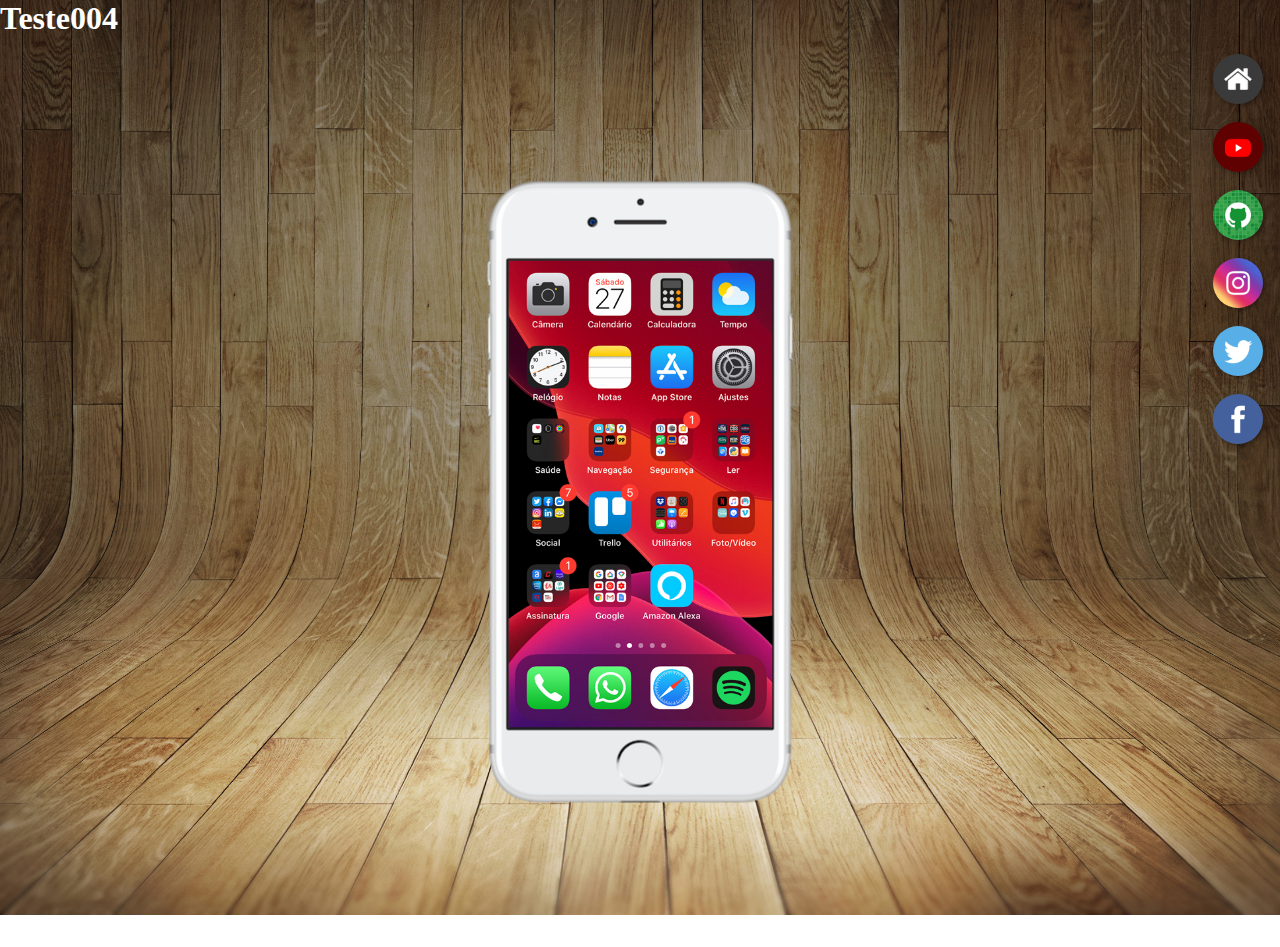
<file: index.html>
<!DOCTYPE html>
<html lang="pt-br">
<head>
    <meta charset="UTF-8">
    <meta name="viewport" content="width=device-width, initial-scale=1.0">
    <link rel="shortcut icon" href="favicon.ico" type="image/x-icon">
    <link rel="stylesheet" href="estilos/style.css">
    <title>Projeto Redes Sociais</title>
</head>
<body>
    <h1>Teste004</h1>
    <main>
        <section id="telefone">
            <iframe src="home.html" frameborder="0" name="tela" id="tela">
                Seu navegador não é compatível com isso.
            </iframe>
        </section>
        <section id="redesocial">
            <a href="home.html" target="tela"><img src="imagens/logo-home.jpg" alt=""></a><br>
            <a href="youtube.html" target="tela"><img src="imagens/logo-youtube.jpg" alt=""></a><br>
            <a href="github.html" target="tela"><img src="imagens/logo-github.jpg" alt=""></a><br>
            <a href="instragam.html" target="tela"><img src="imagens/logo-instagram.jpg" alt=""></a><br>
            <a href="x.html" target="tela"><img src="imagens/logo-twitter.jpg" alt=""></a><br>
            <a href="facebook.html" target="tela"><img src="imagens/logo-facebook.jpg" alt=""></a>
        </section>
    </main>
</body>
</html>
</file>
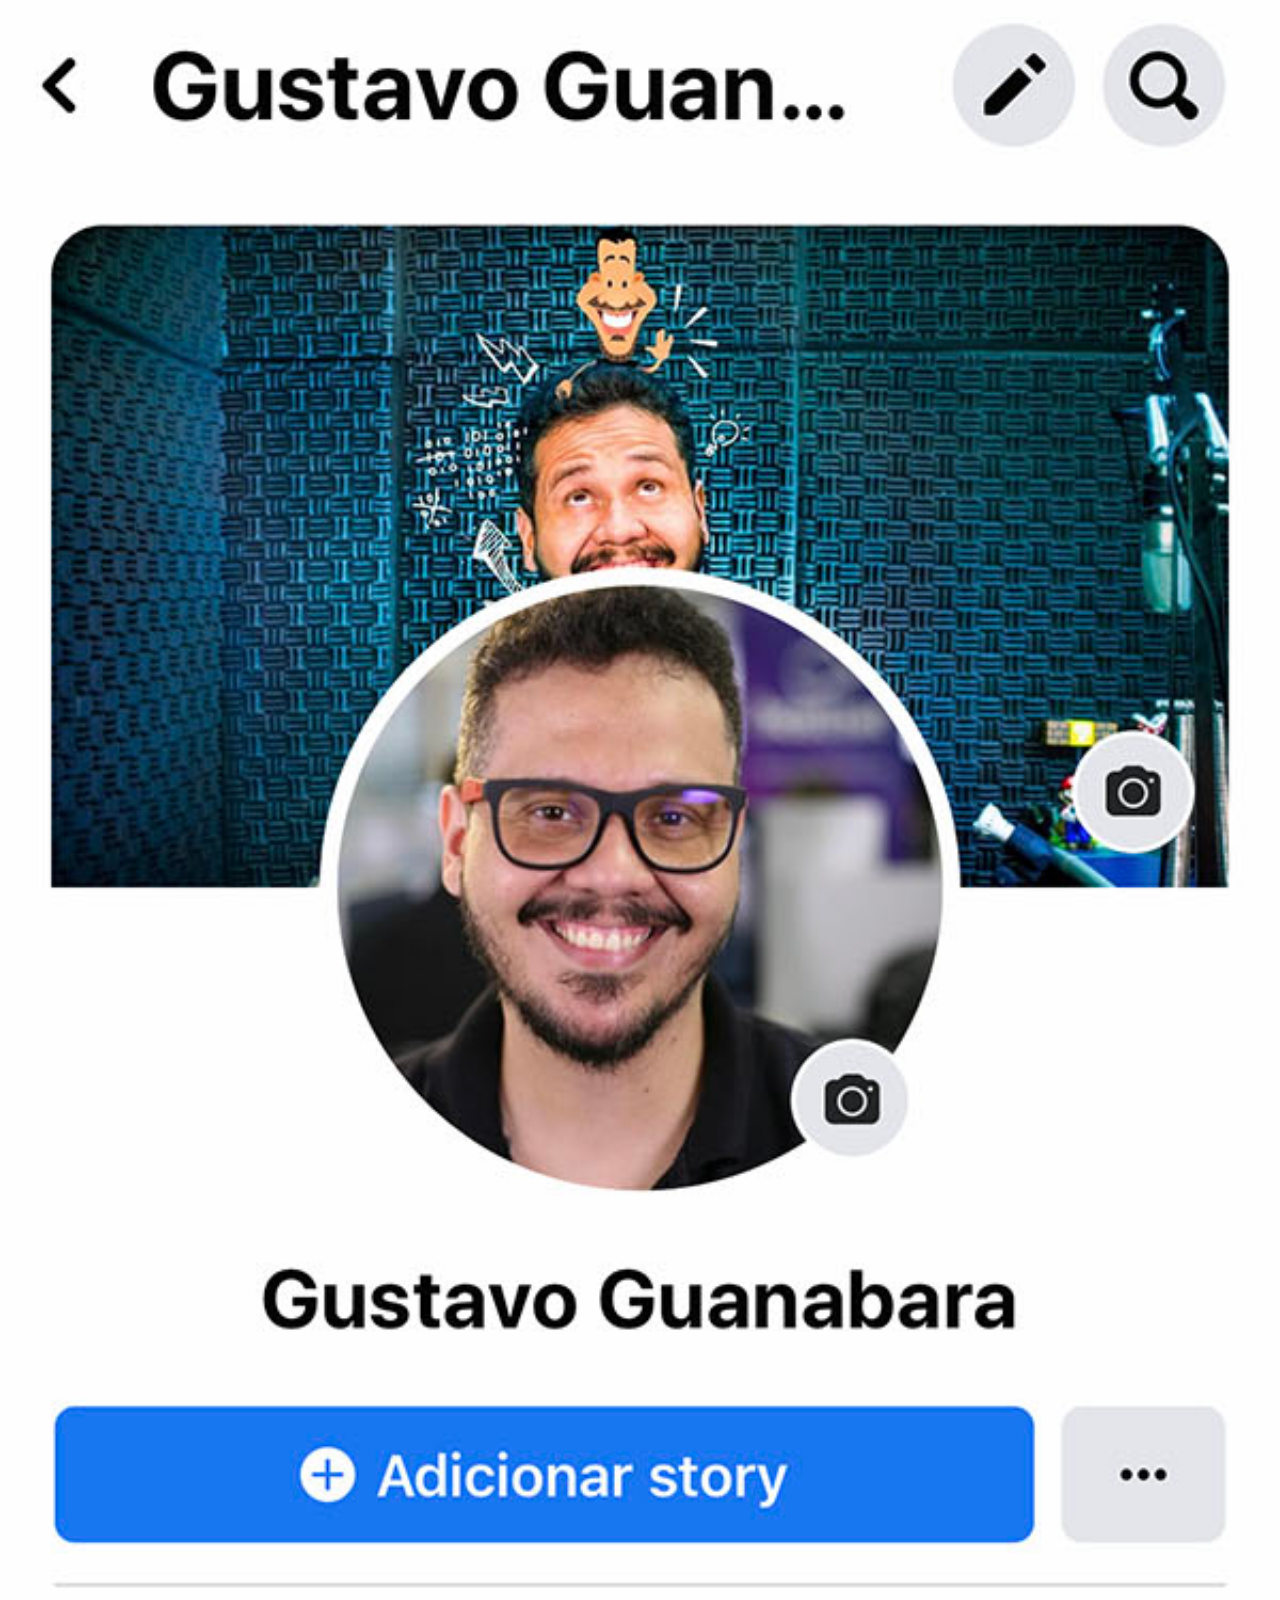
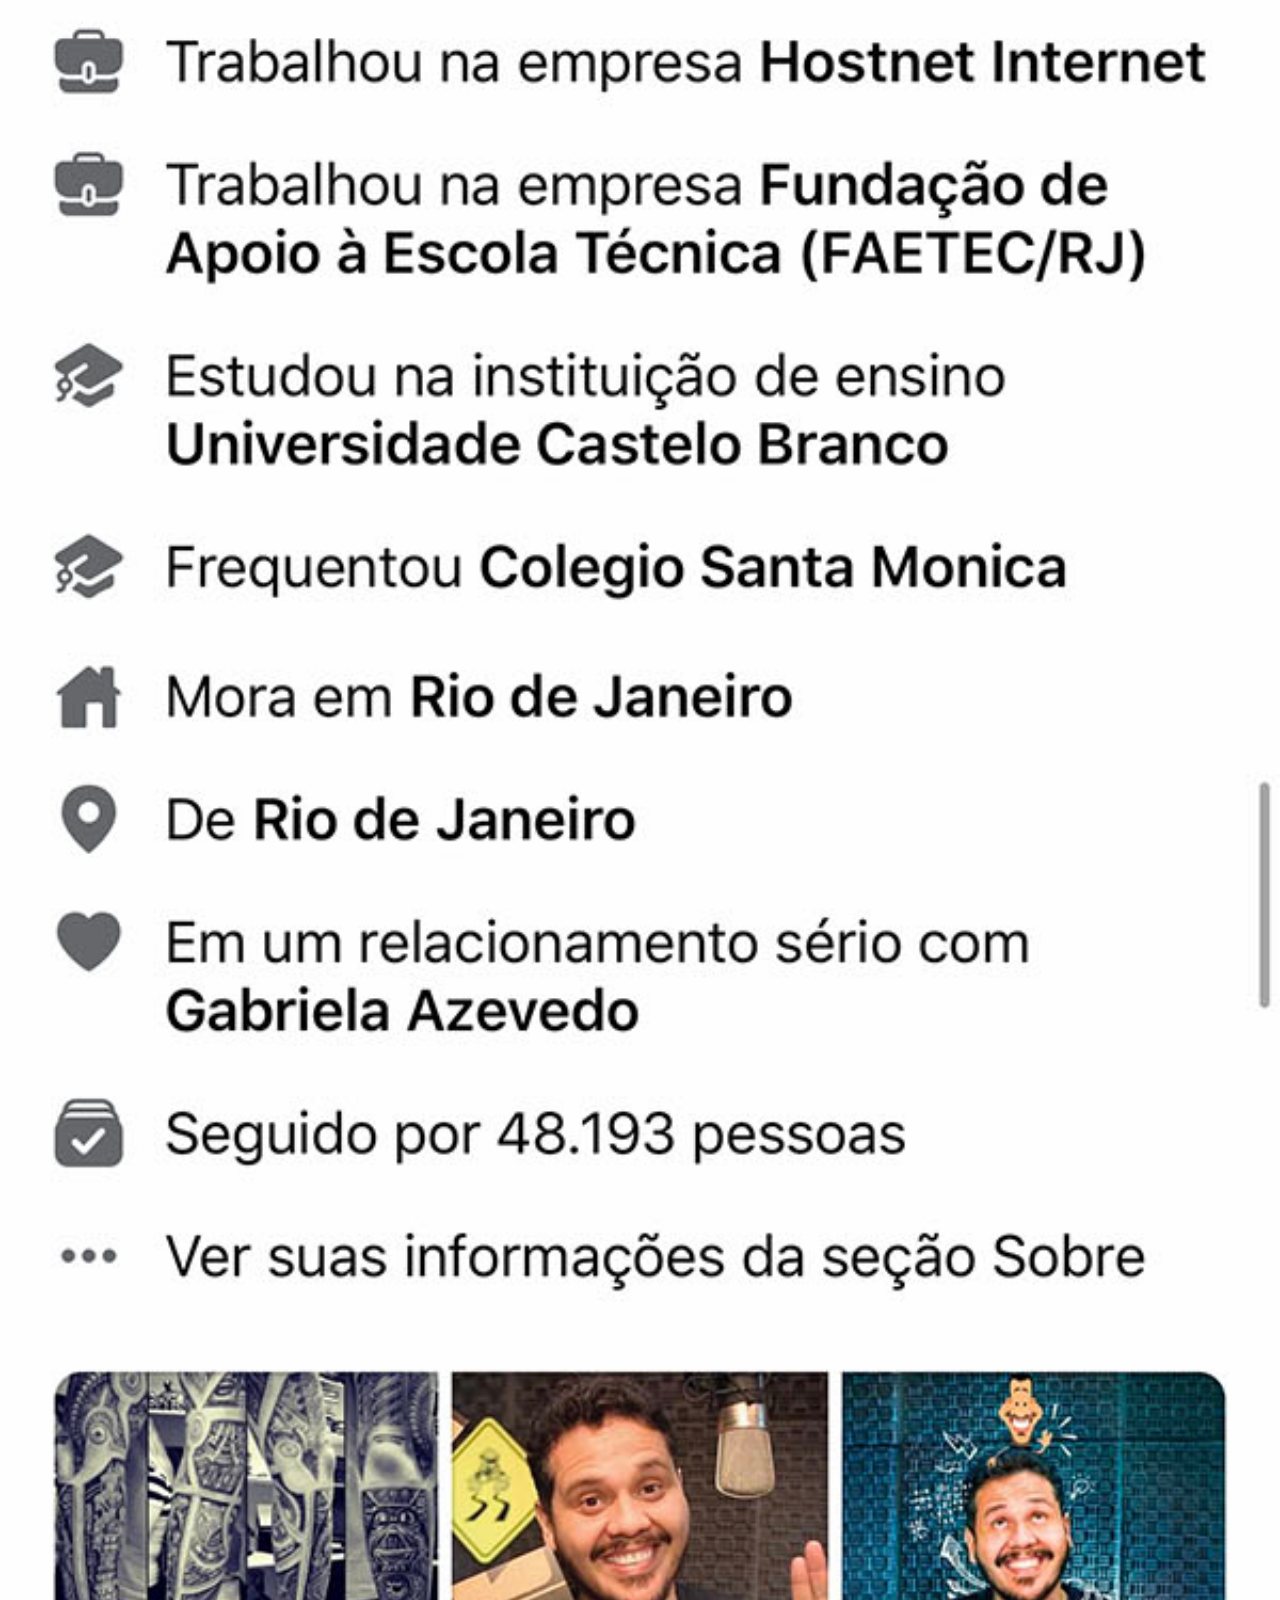
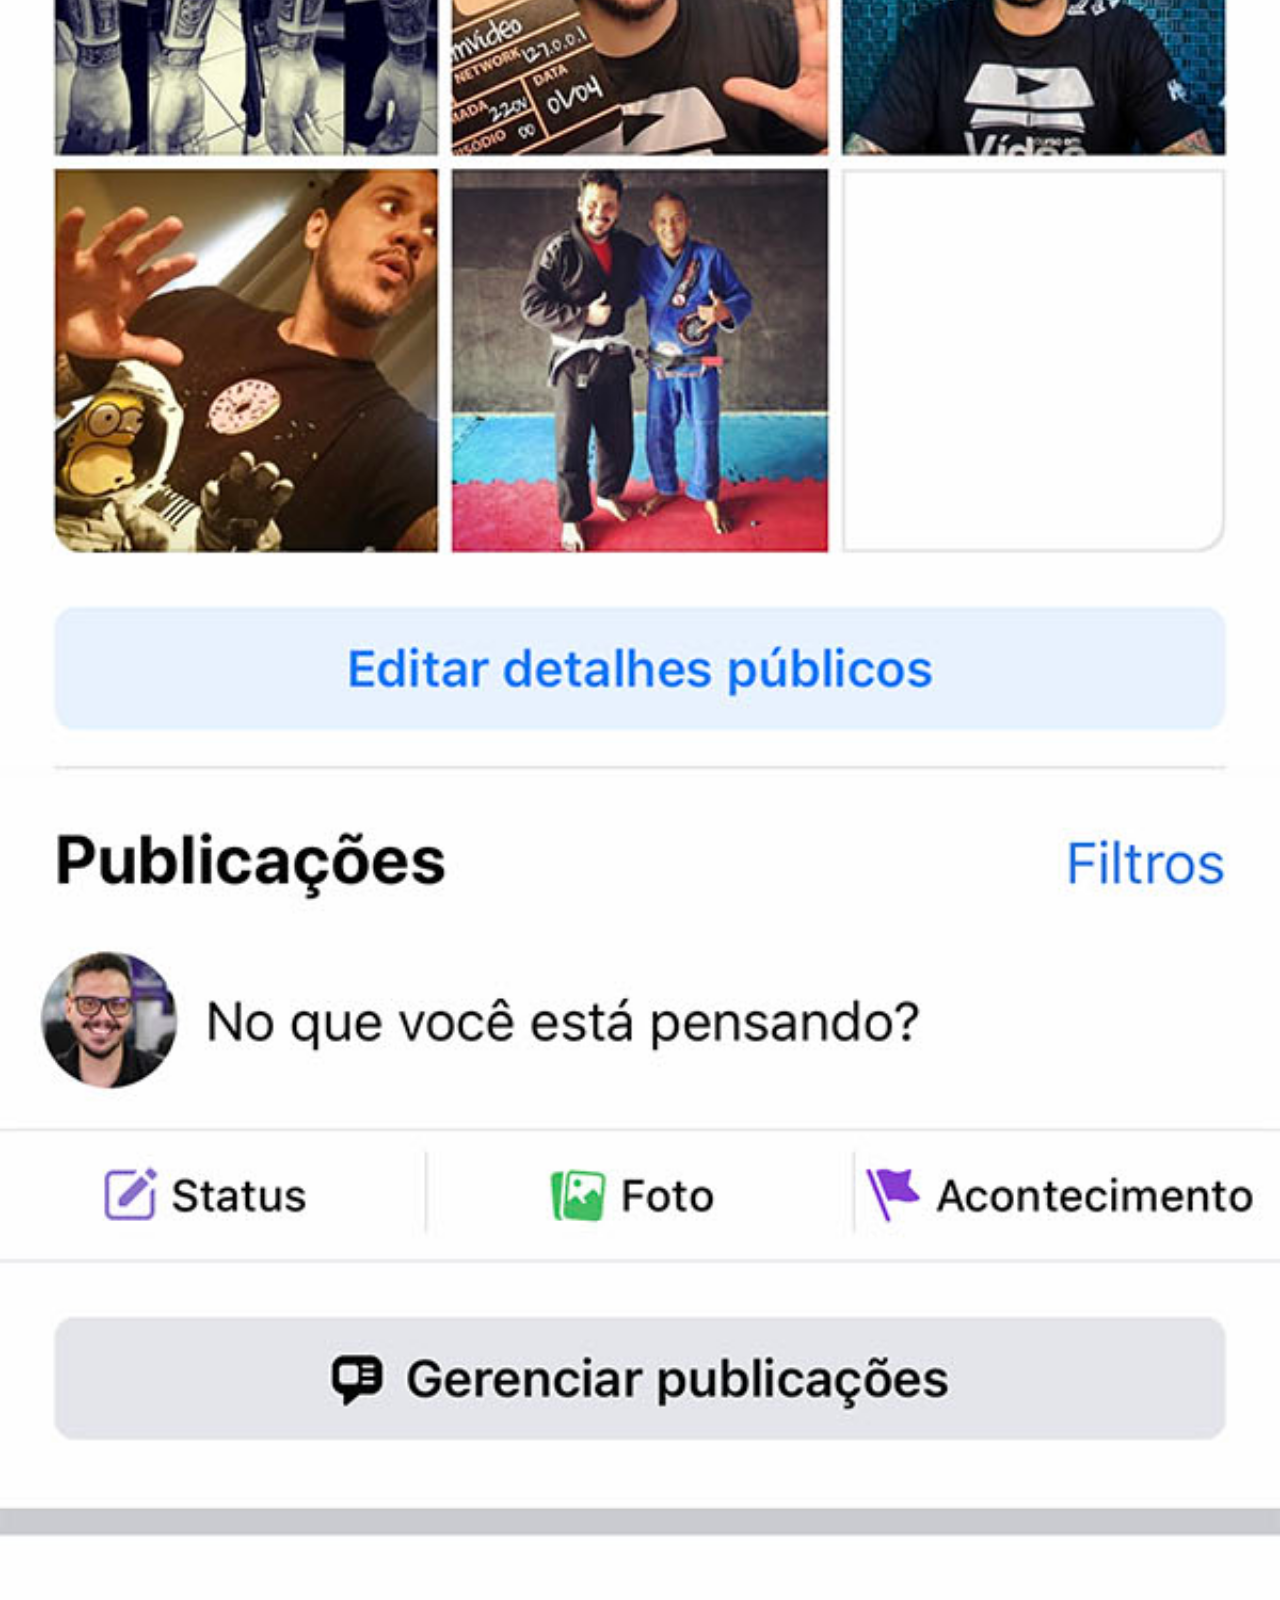
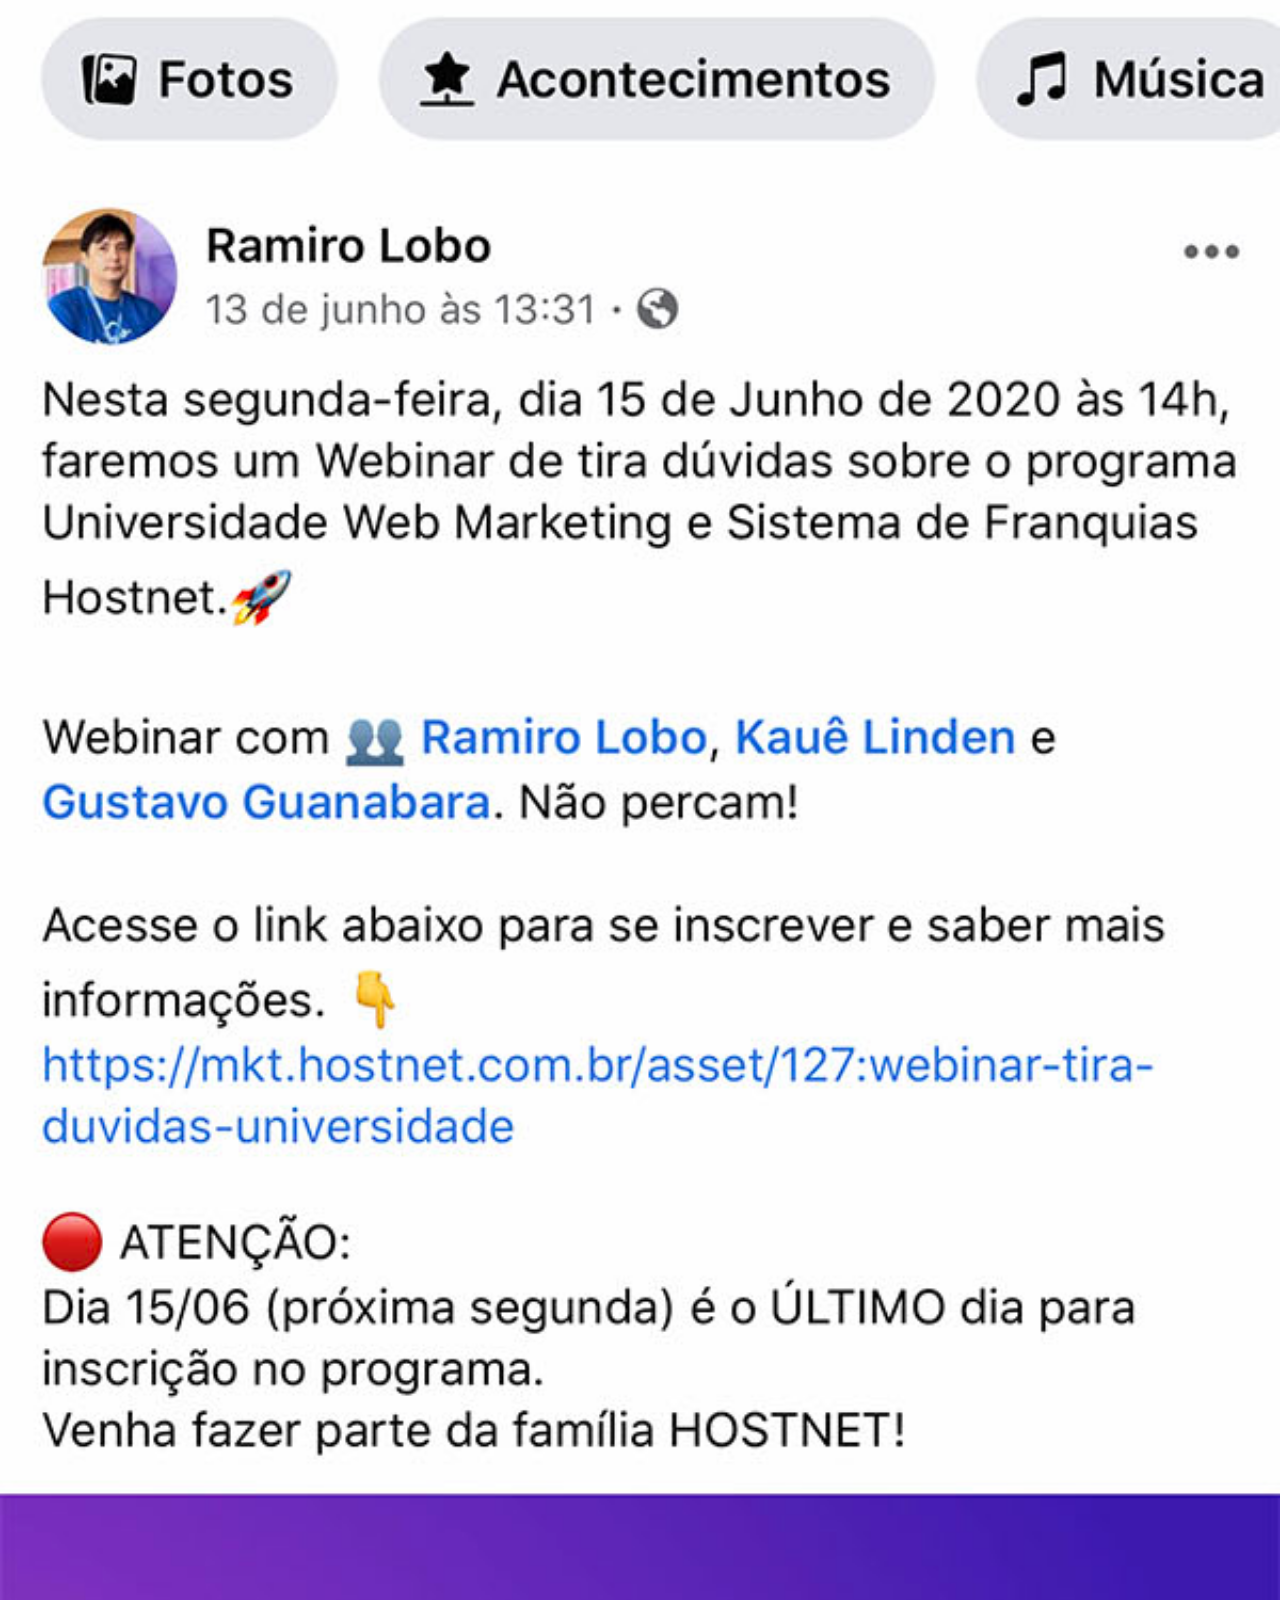
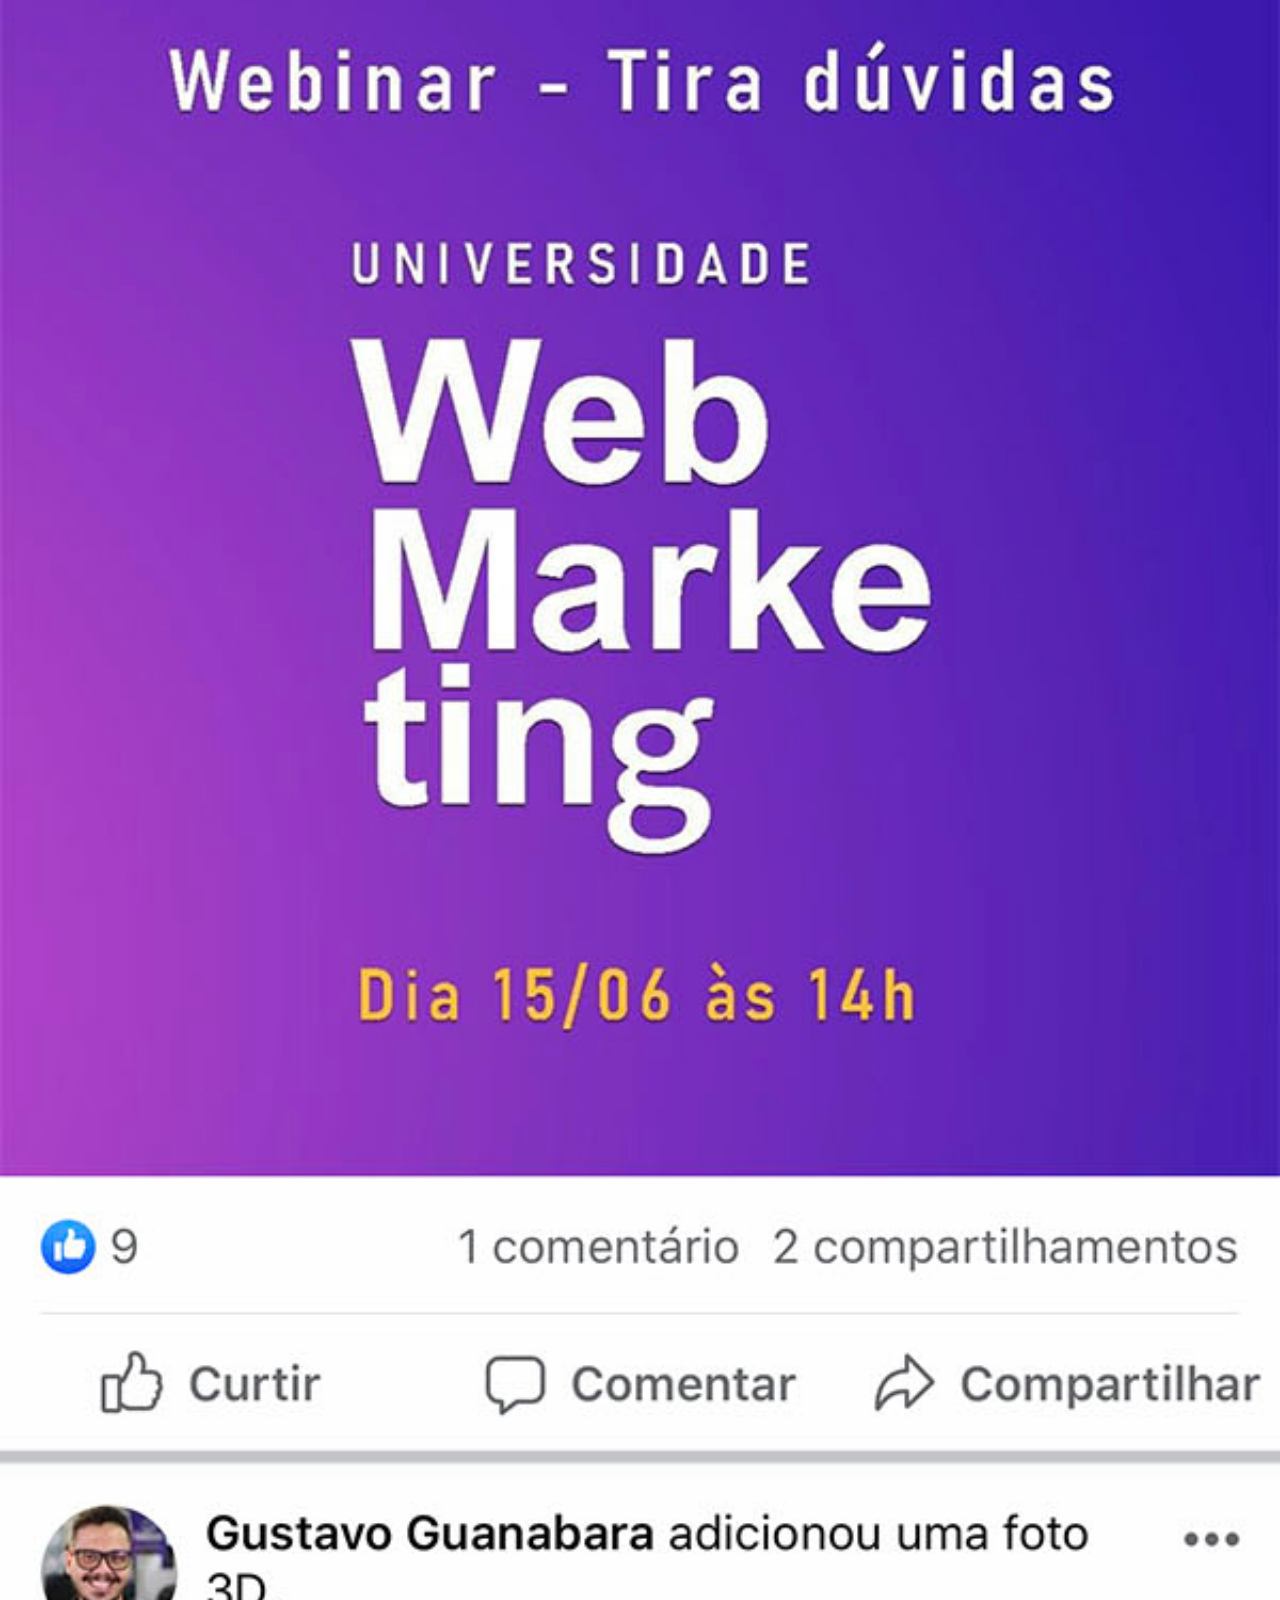
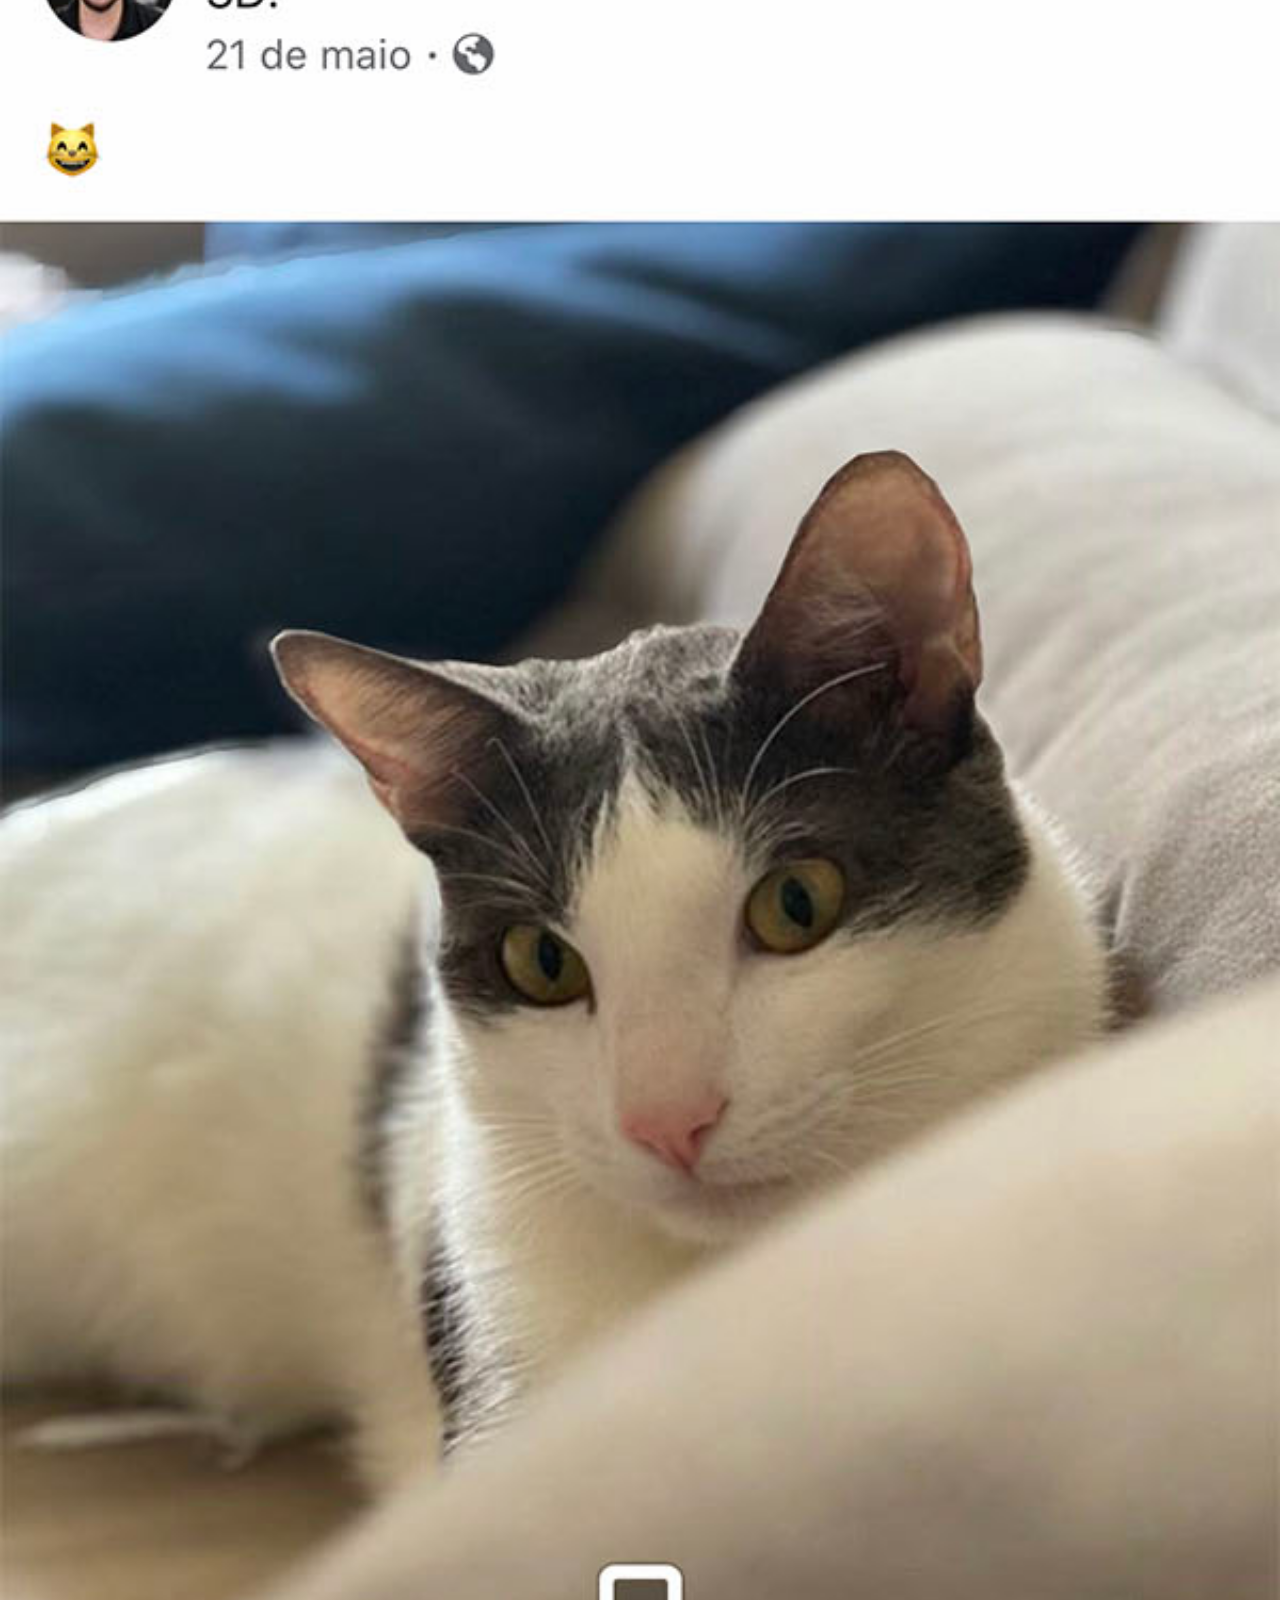
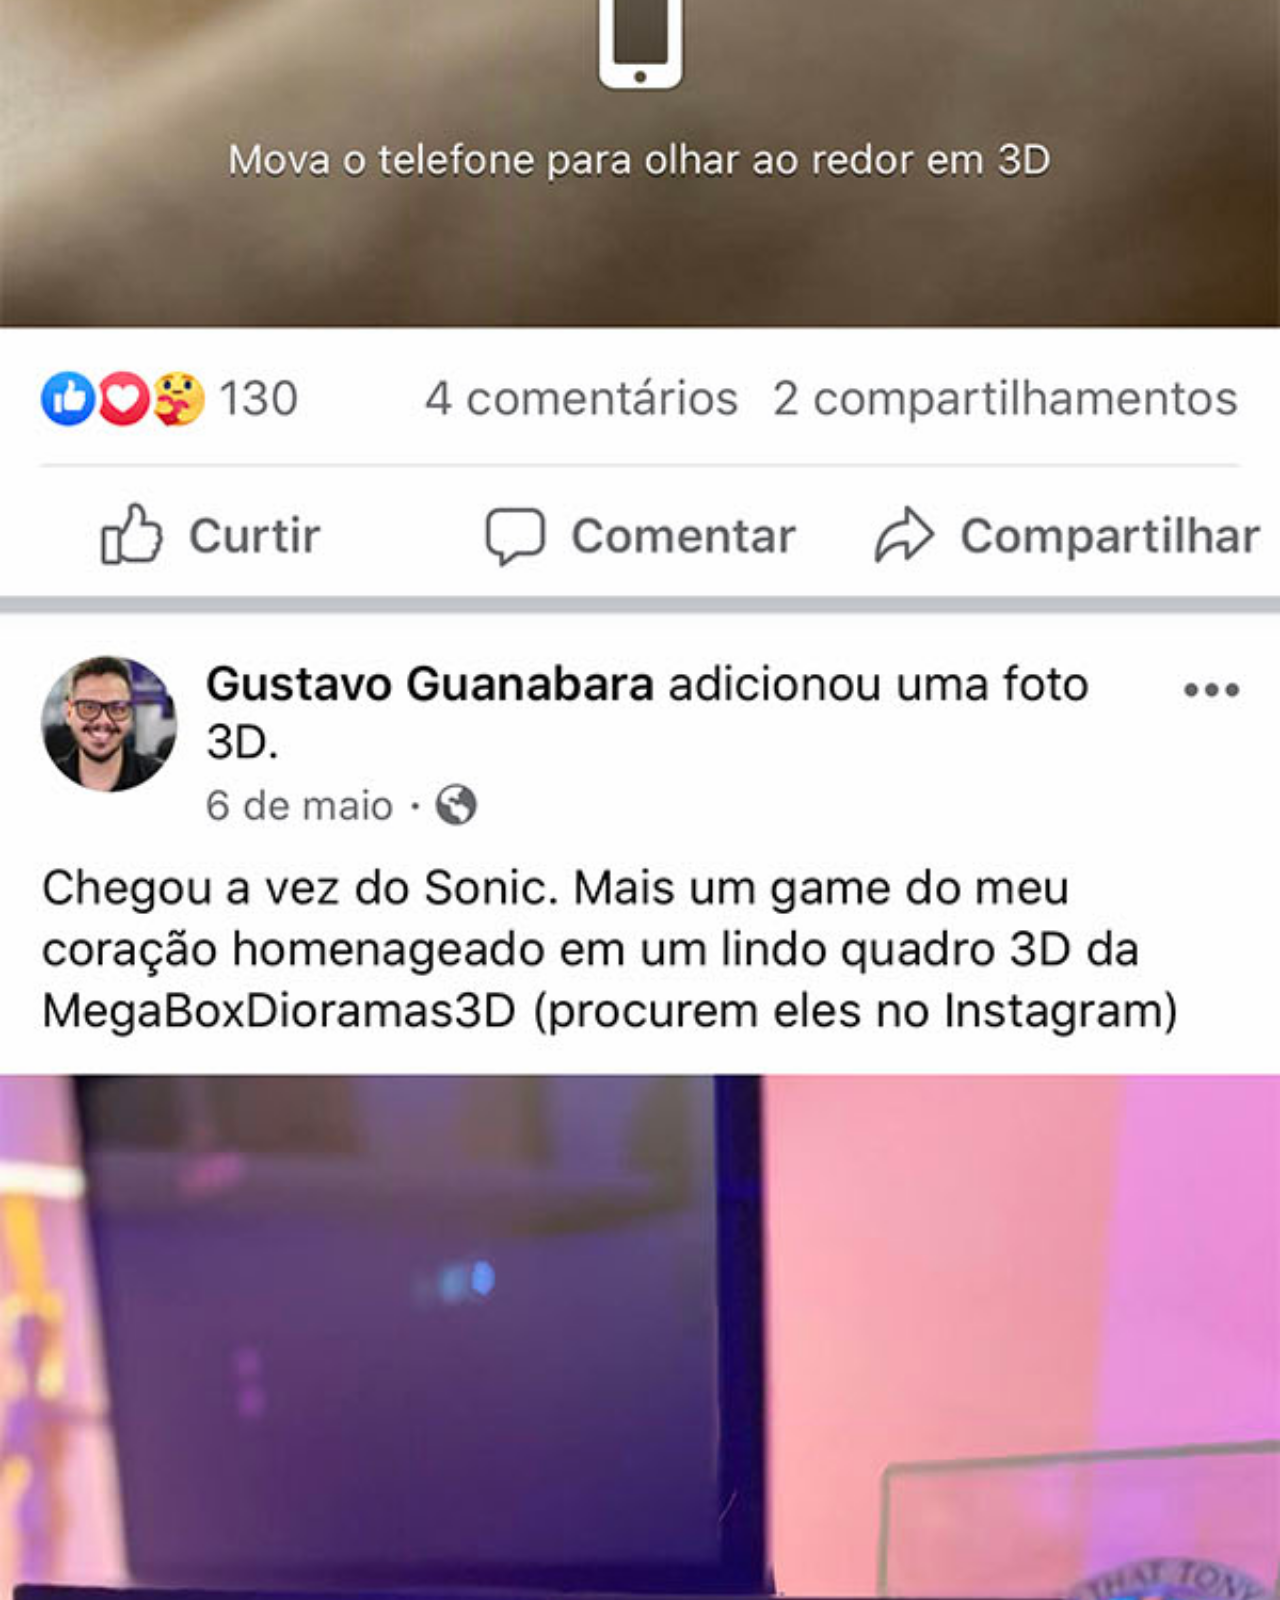
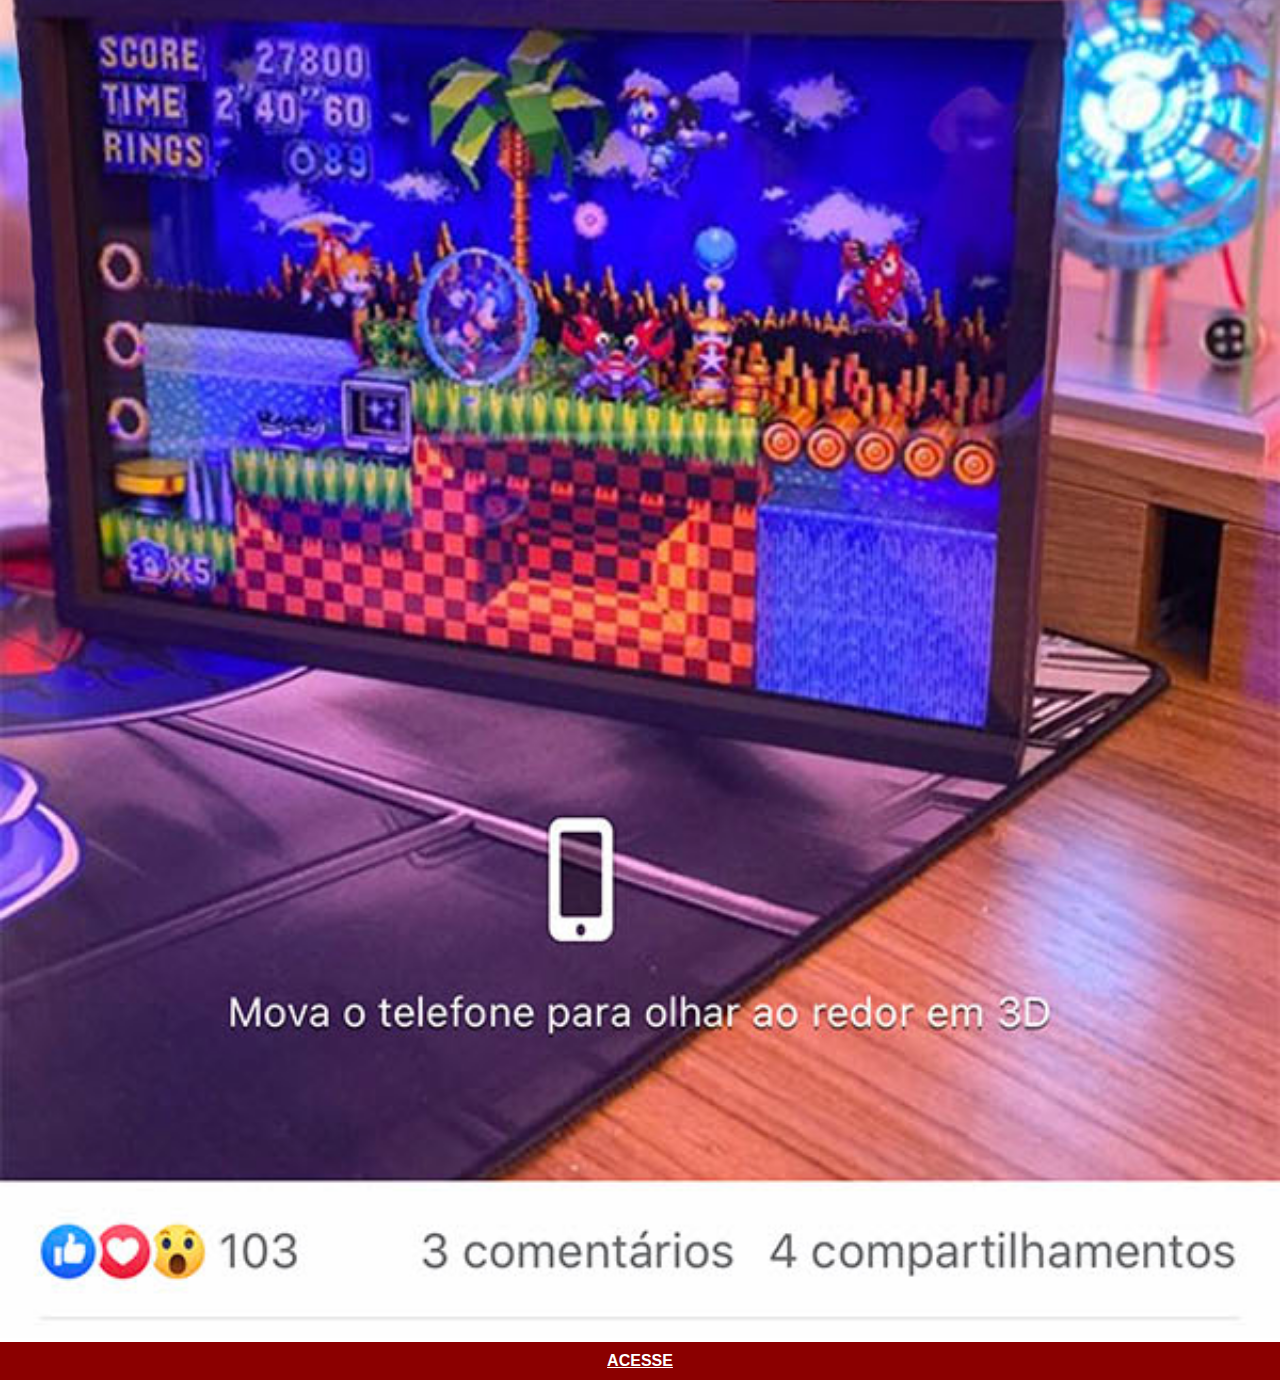
<file: facebook.html>
<!DOCTYPE html>
<html lang="pt-br">
<head>
    <meta charset="UTF-8">
    <meta name="viewport" content="width=device-width, initial-scale=1.0">
    <link rel="stylesheet" href="estilos/social.css">
    <title>Facebook</title>
</head>
<body>
    <img src="imagens/tela-facebook.jpg" alt="Facebook">
    <a href="https://www.facebook.com/gustavoguanabara/" target="_blank">ACESSE</a>
</body>
</html>
</file>
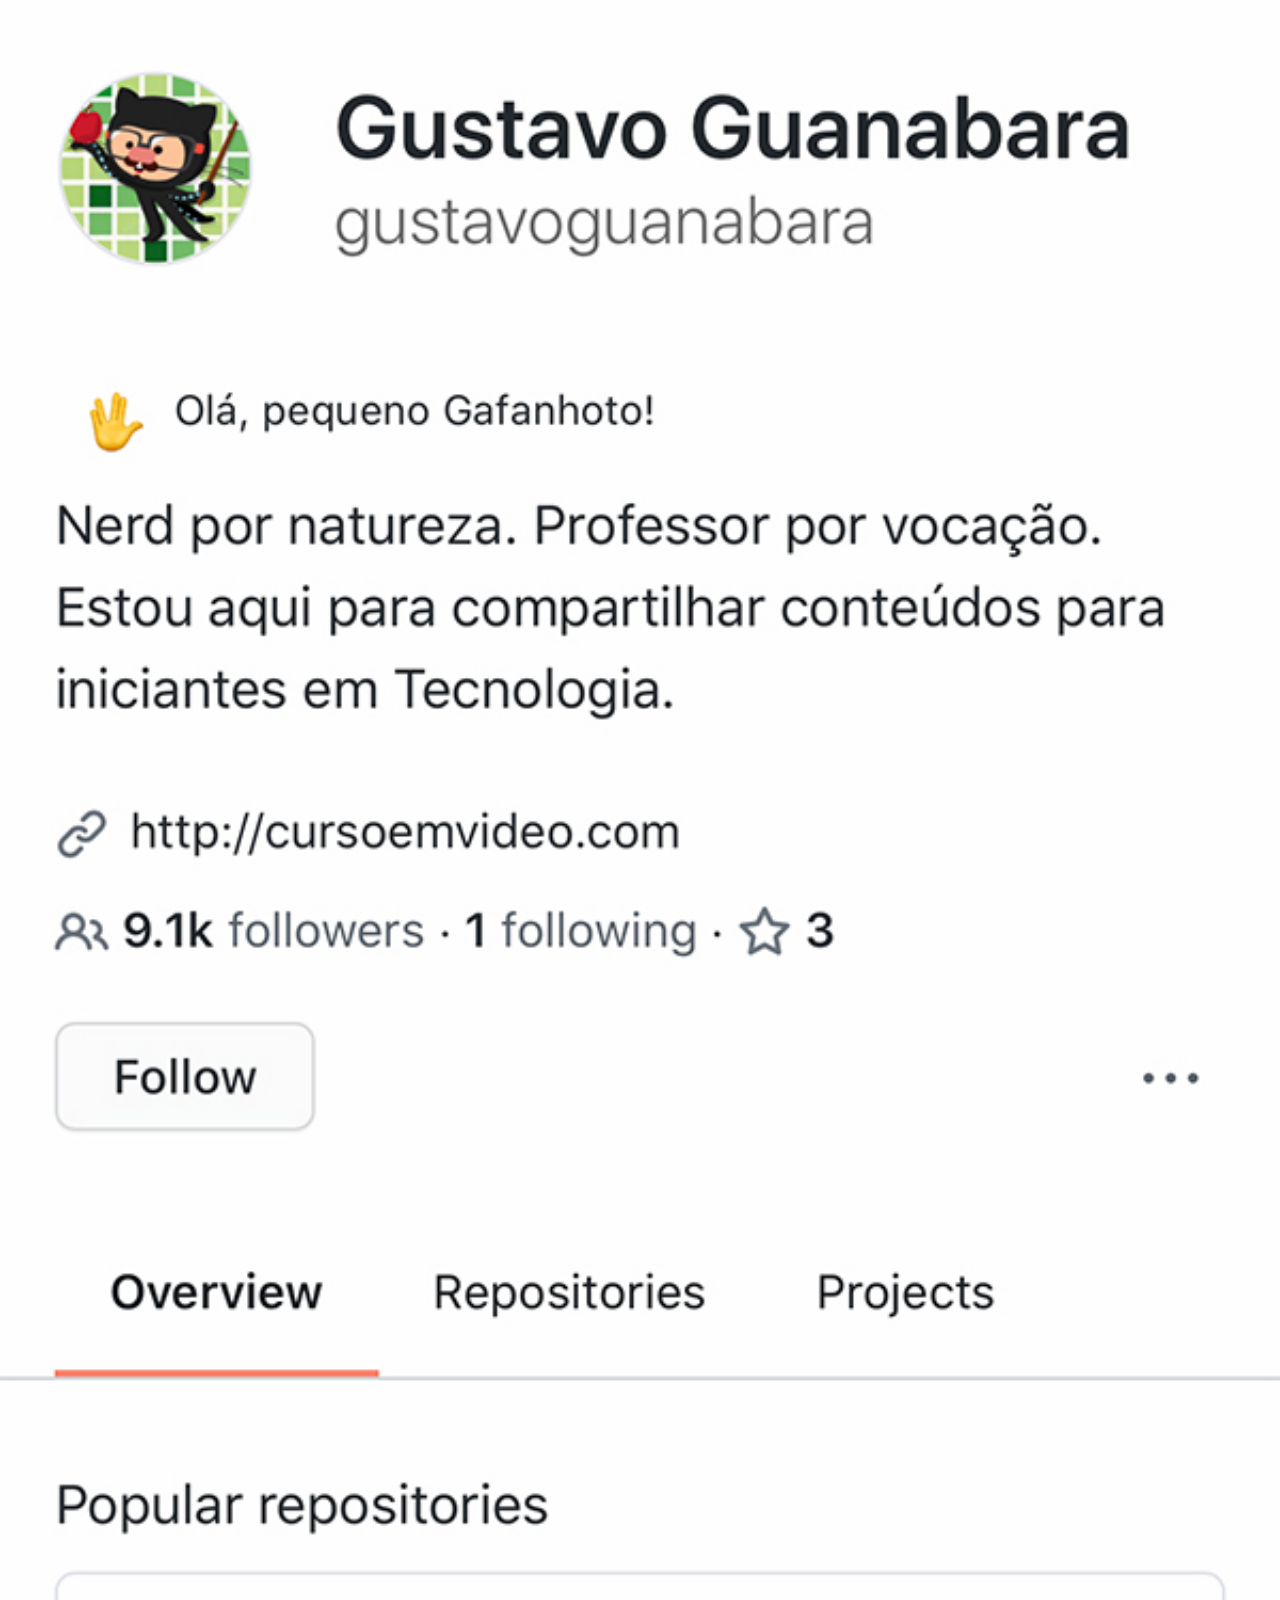
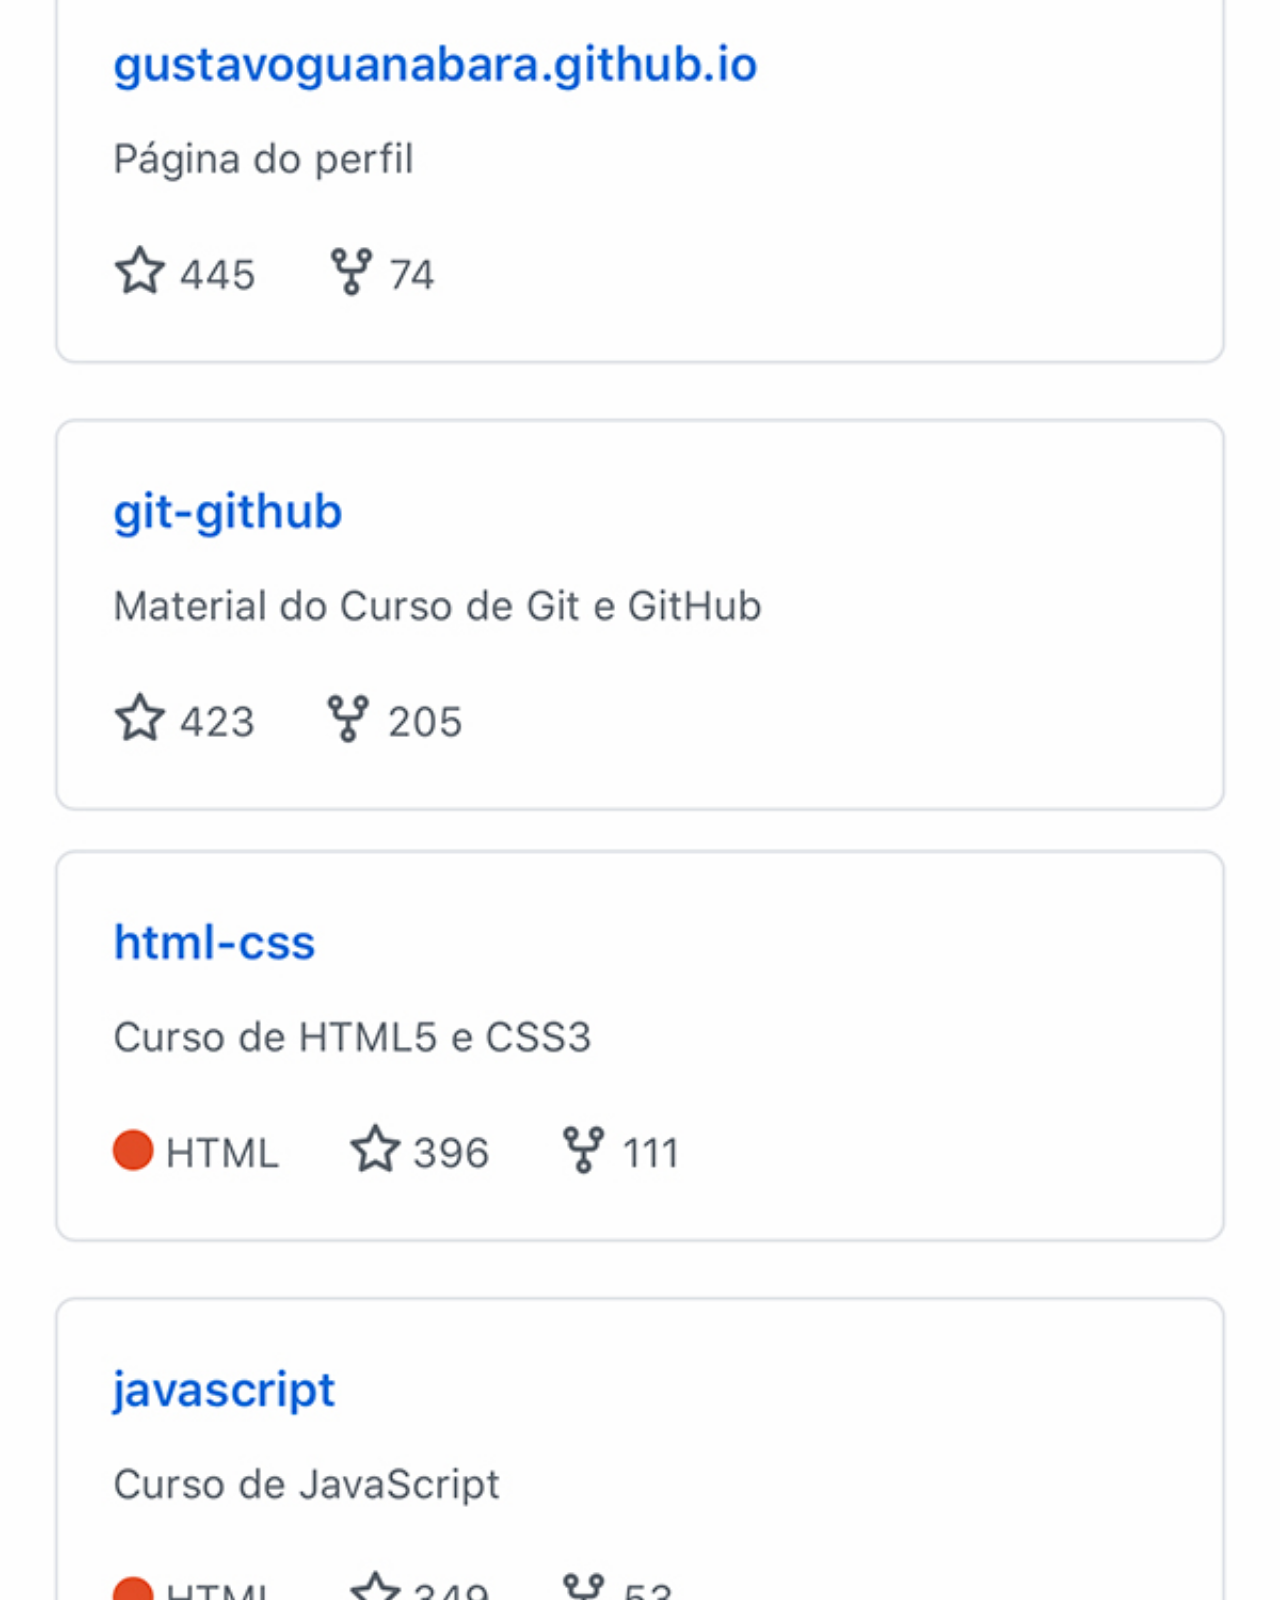
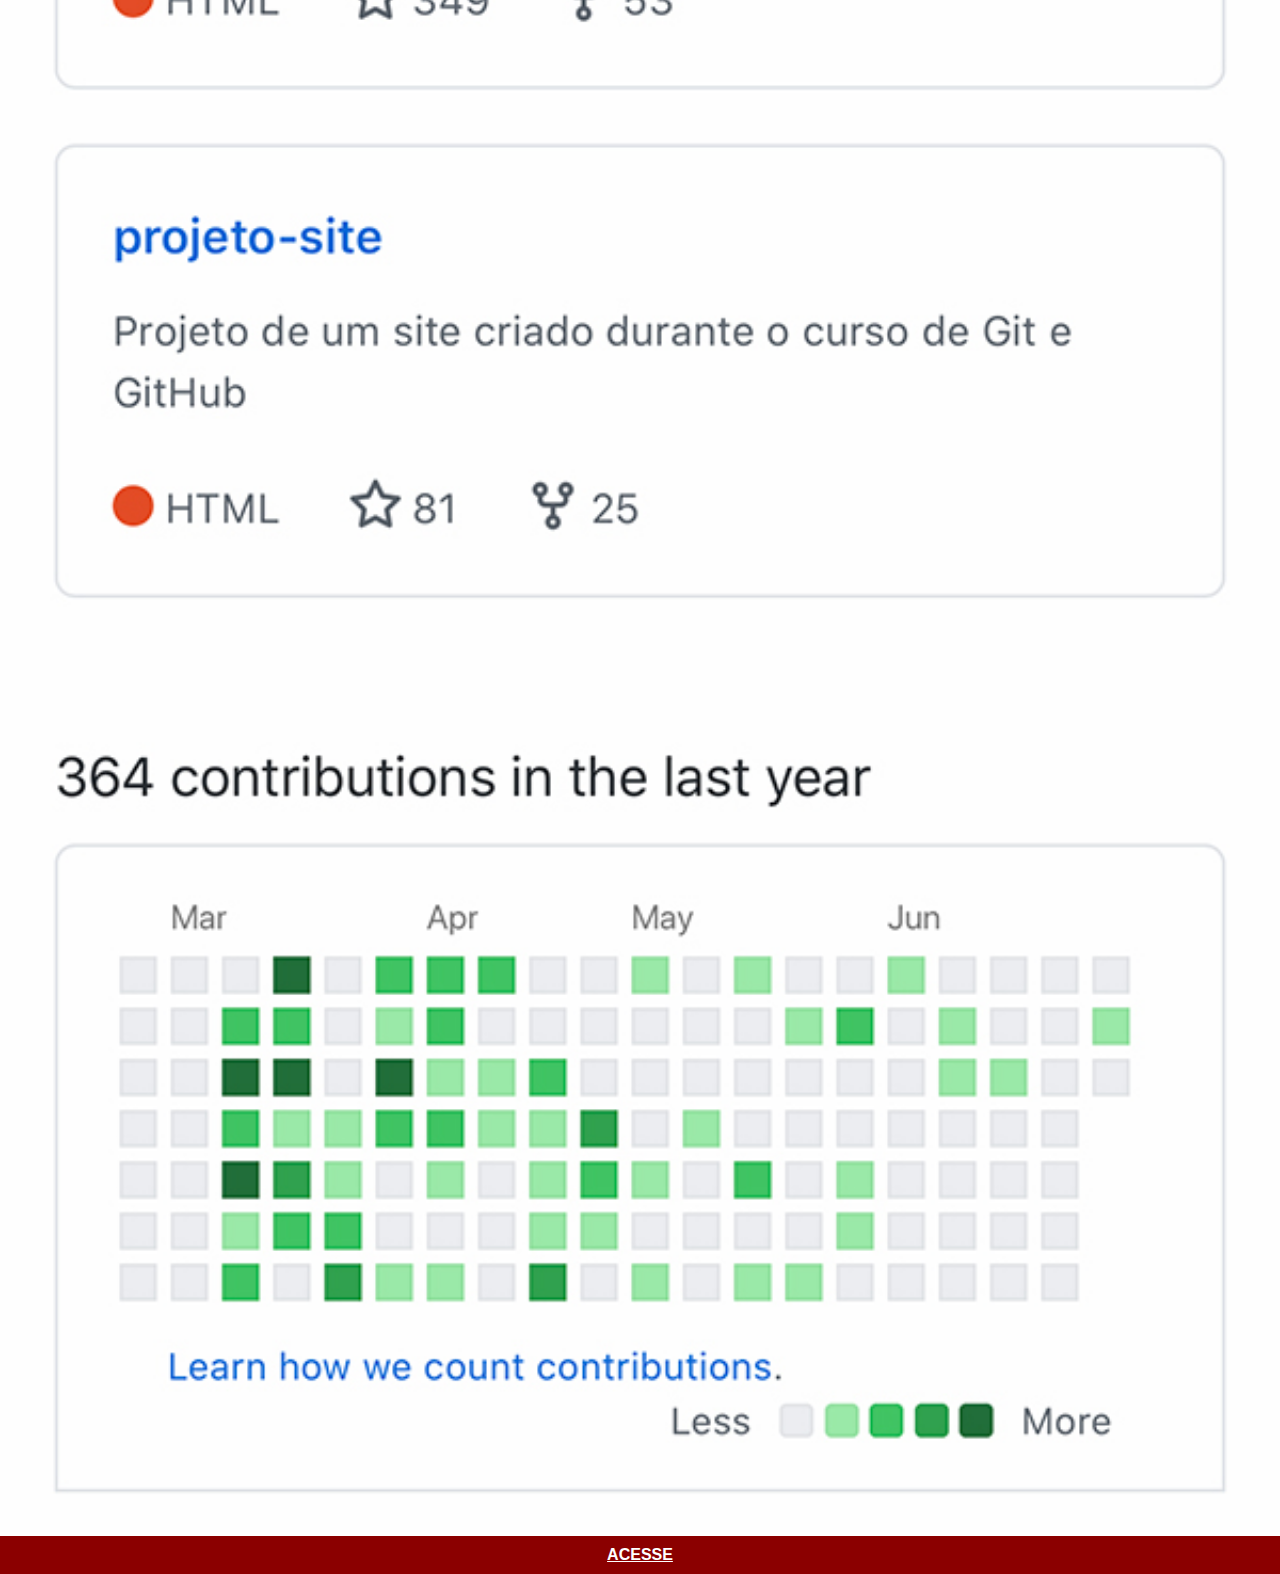
<file: github.html>
<!DOCTYPE html>
<html lang="pt-br">
<head>
    <meta charset="UTF-8">
    <meta name="viewport" content="width=device-width, initial-scale=1.0">
    <link rel="stylesheet" href="estilos/social.css">
    <title>Github</title>
</head>
<body>
    <img src="imagens/tela-github.jpg" alt="Github">
    <a href="https://github.com/gustavoguanabara" target="_blank">ACESSE</a>
</body>
</html>
</file>
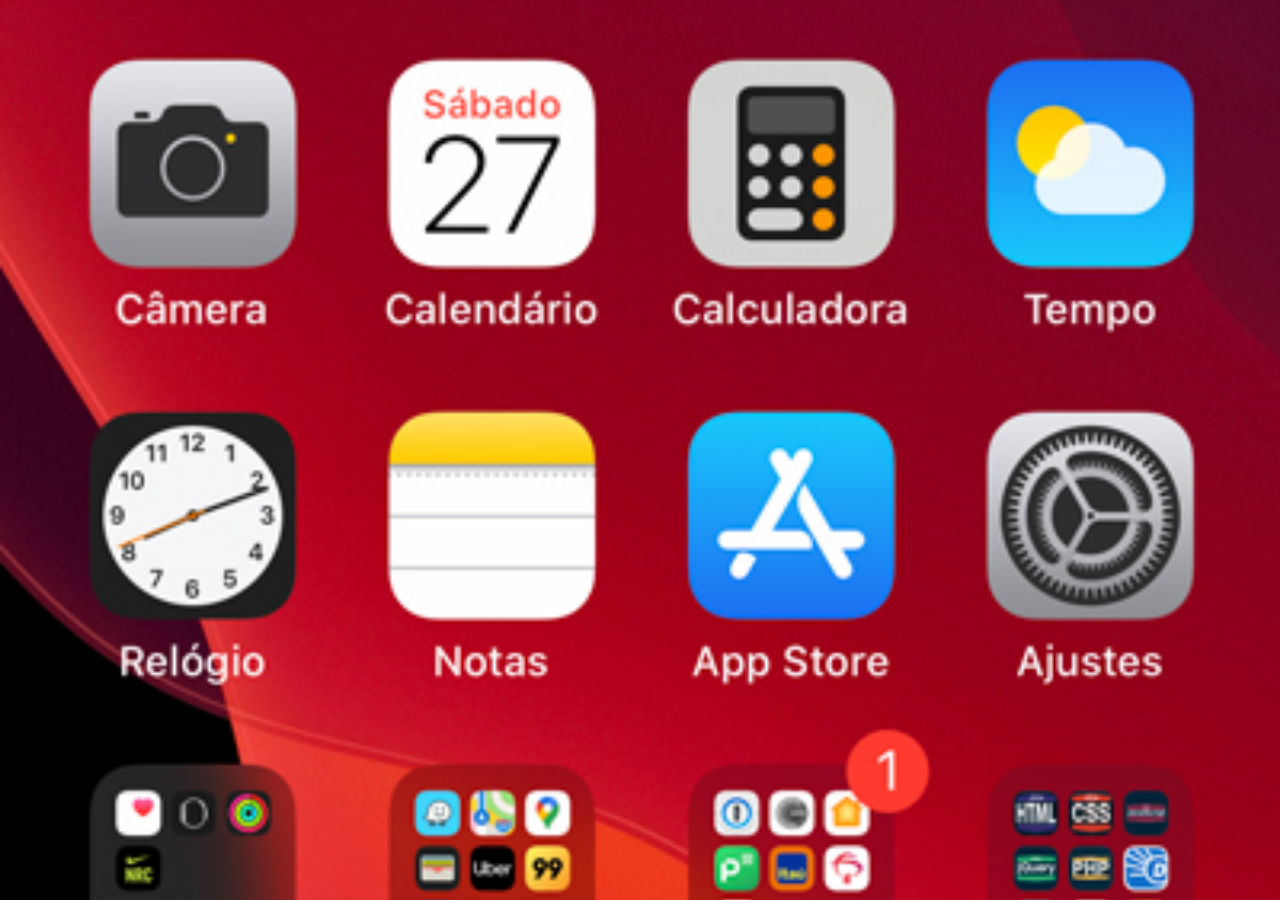
<file: home.html>
<!DOCTYPE html>
<html lang="pt-br">
<head>
    <meta charset="UTF-8">
    <meta name="viewport" content="width=device-width, initial-scale=1.0">
    <style>
        * {
            padding: 0px;
            margin: 0px;
        }
        body {
            width: 100vw;
            height: 100vh;
            background: url(imagens/tela-home.jpg) no-repeat top center;
            background-size: cover;
        }
    </style>
    <title>Home</title>
</head>
<body>
    
</body>
</html>
</file>
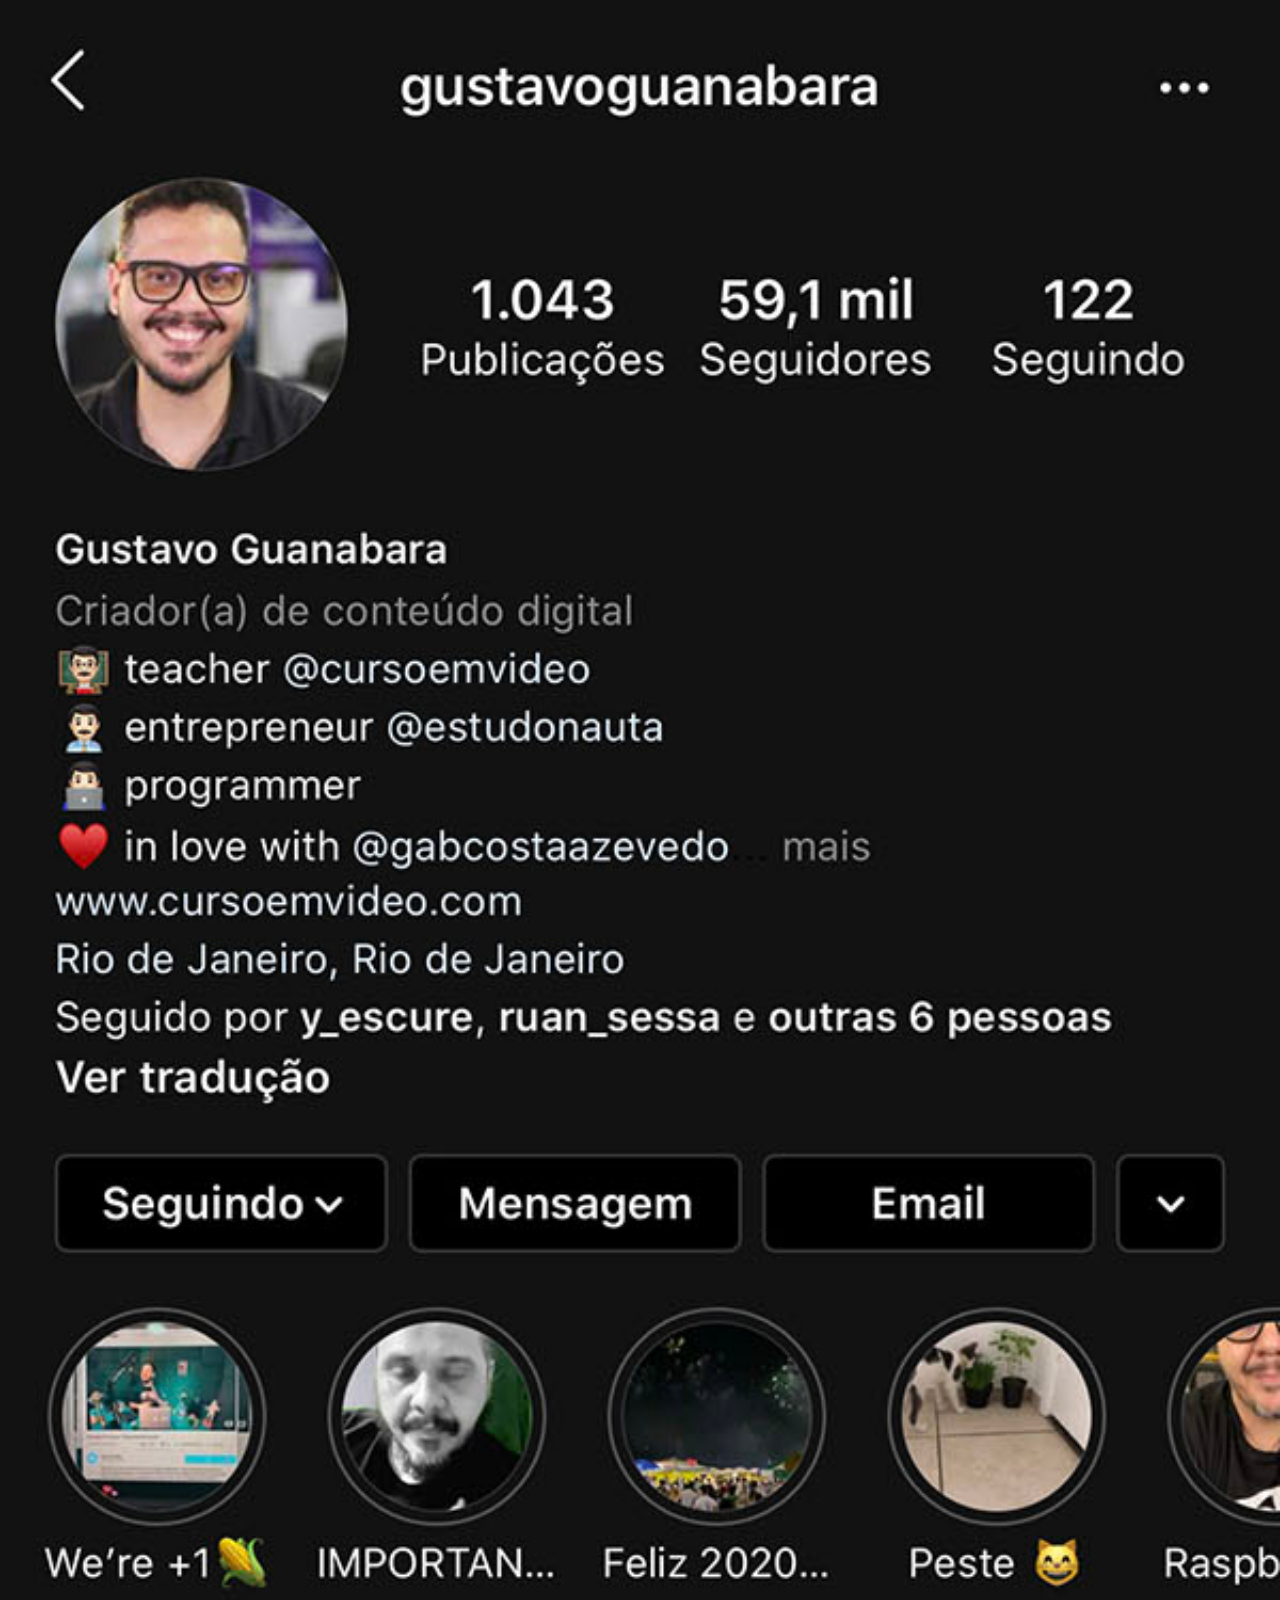
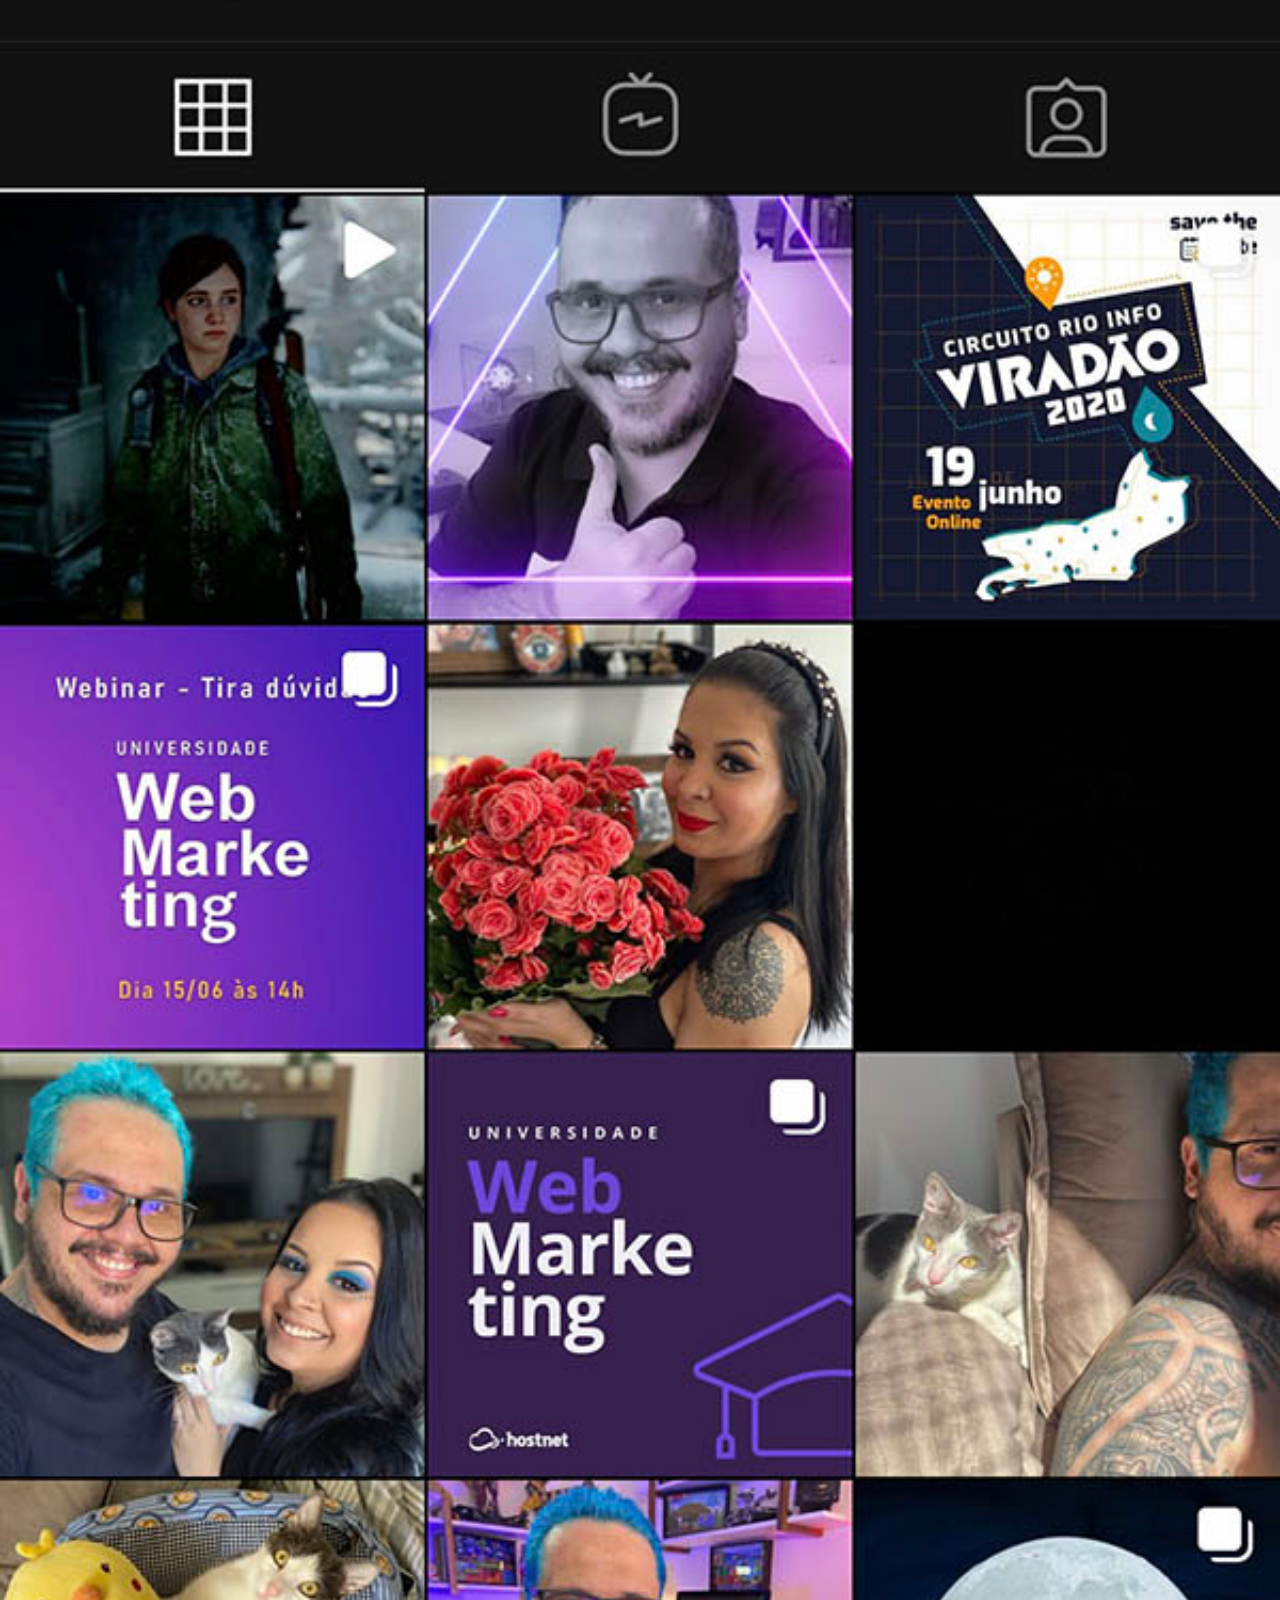
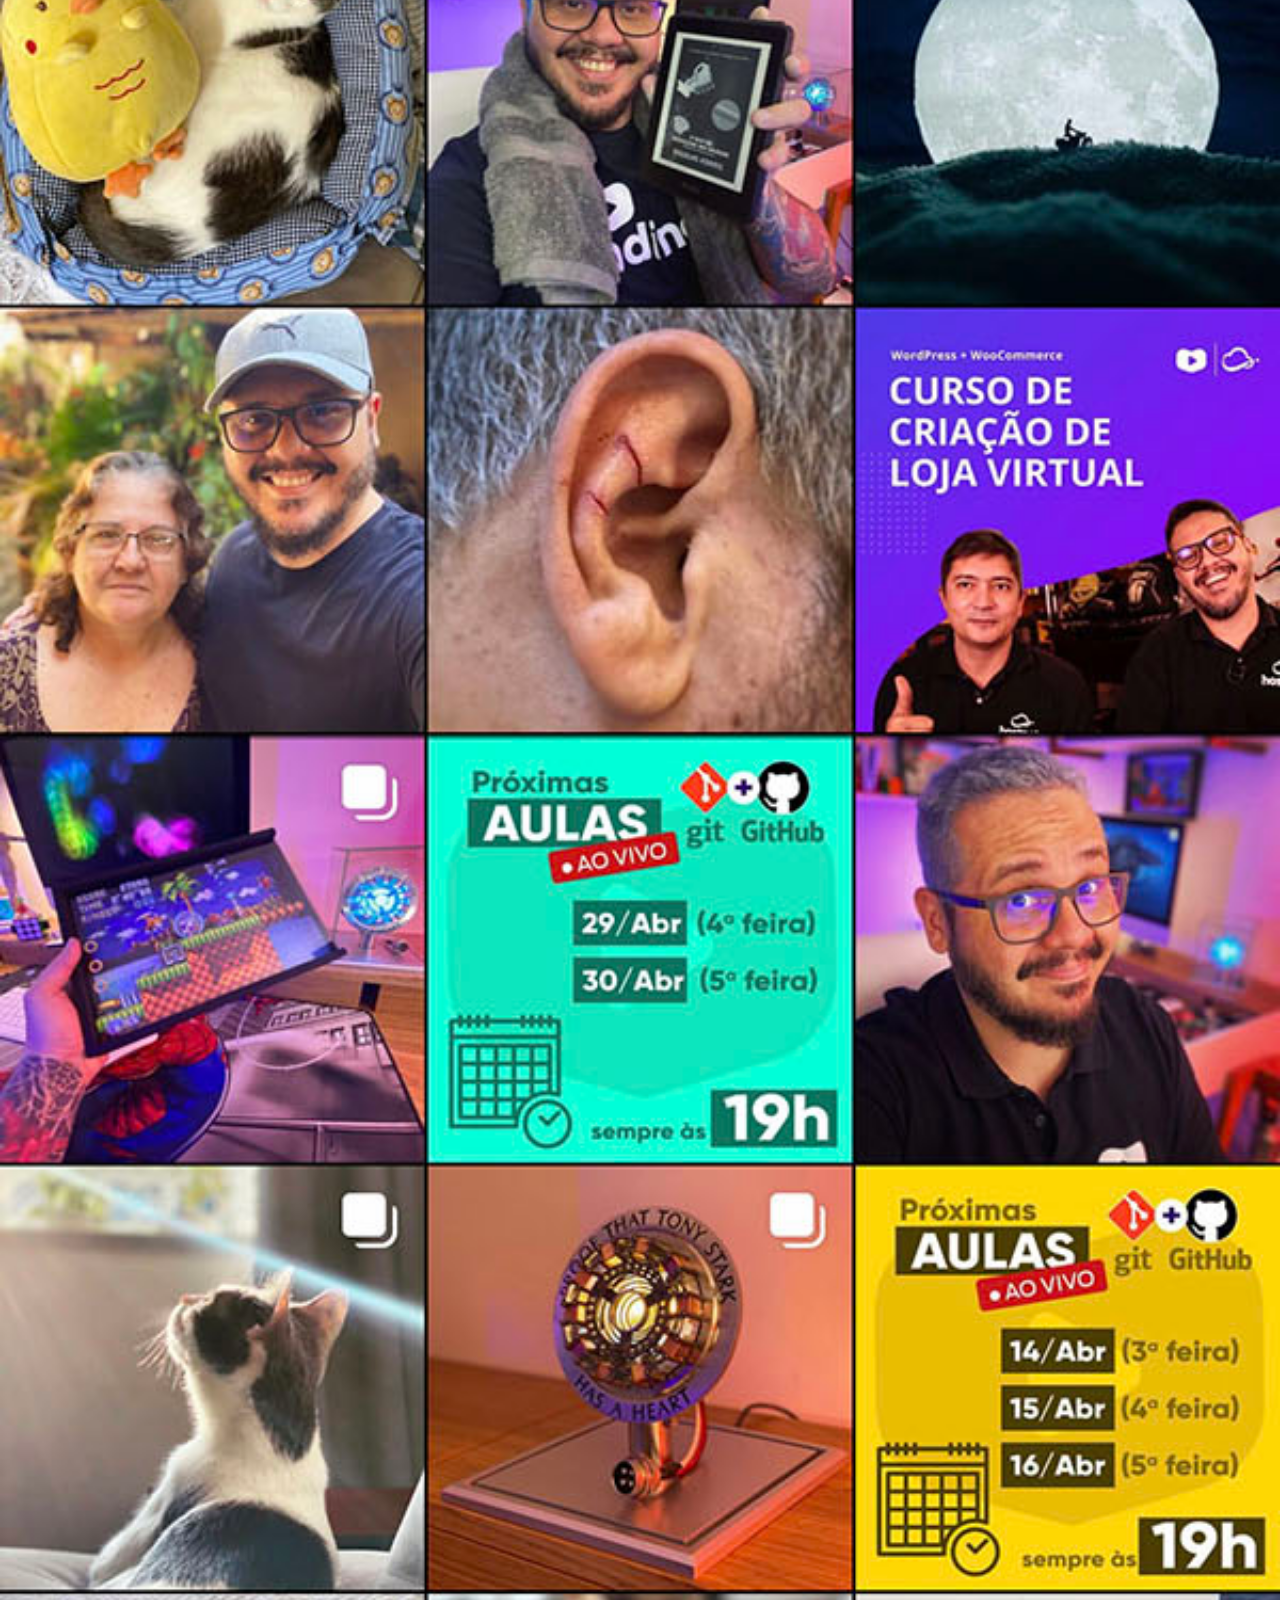
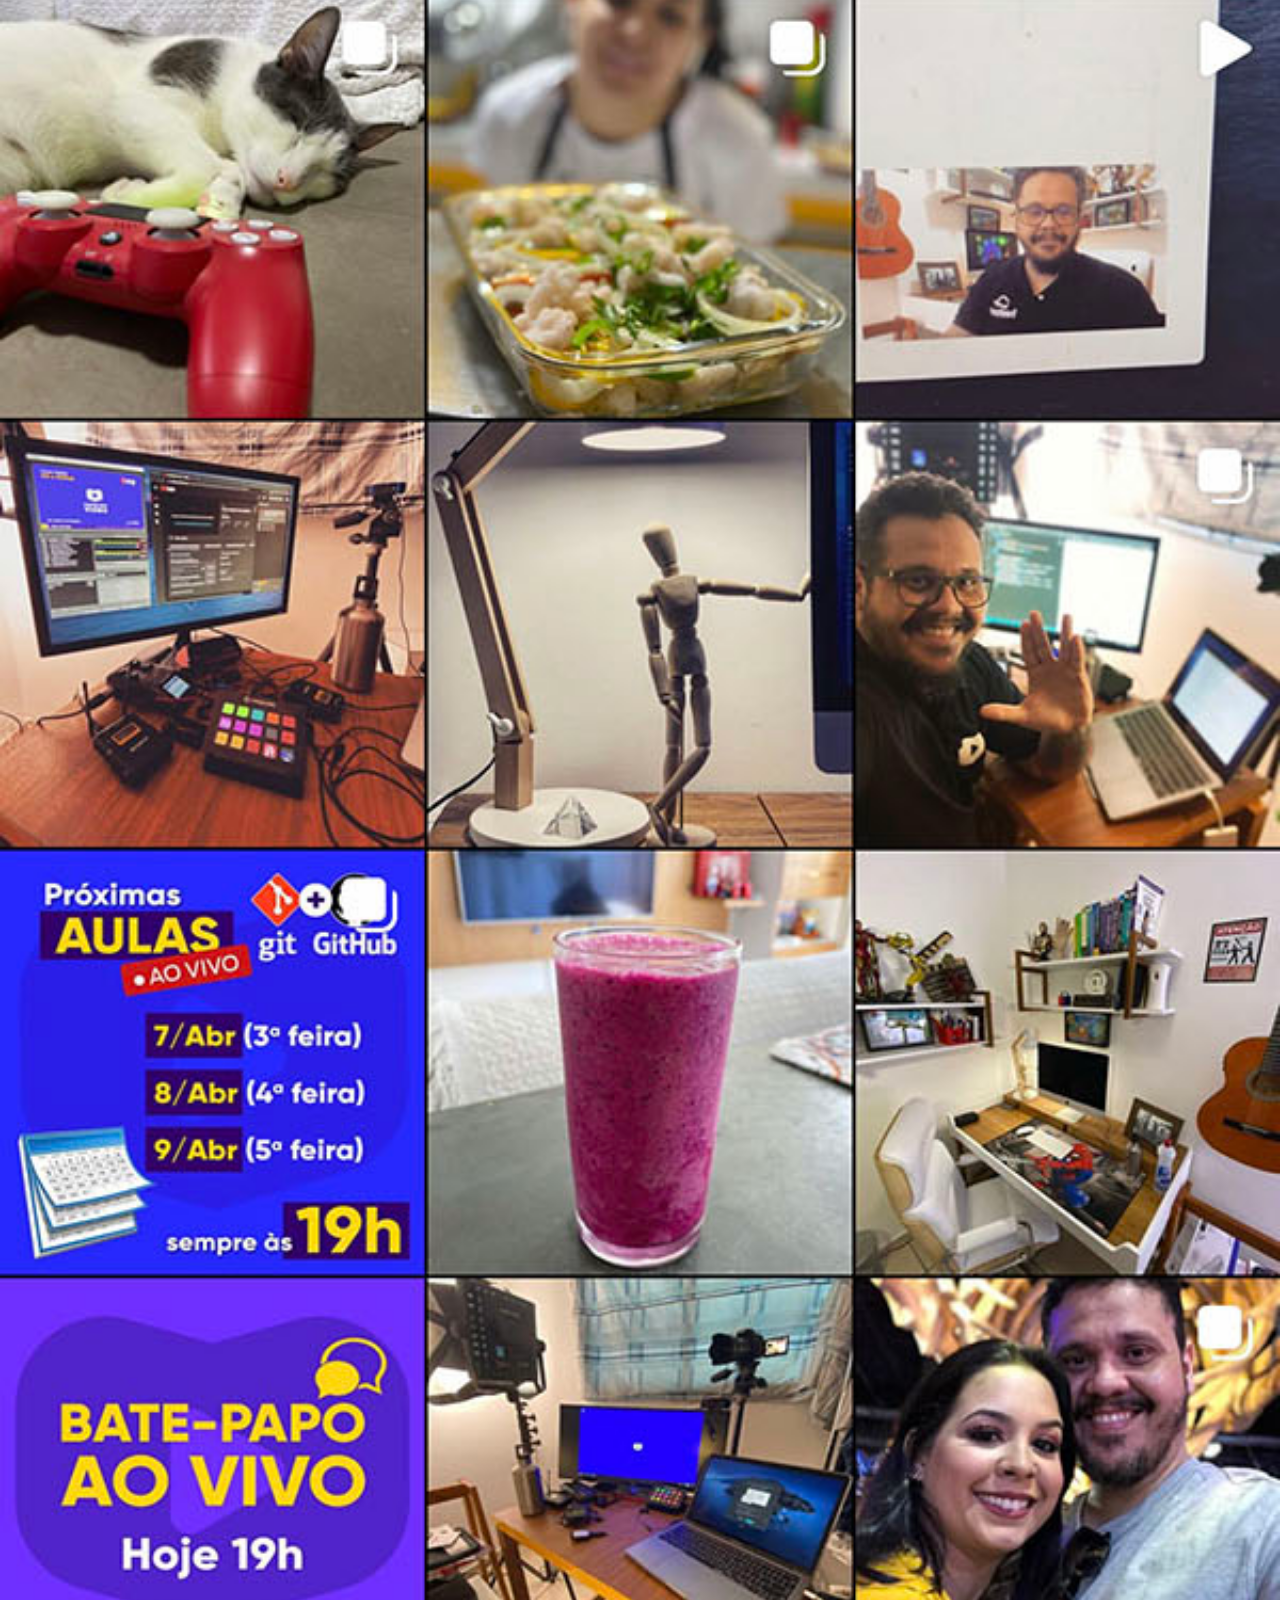
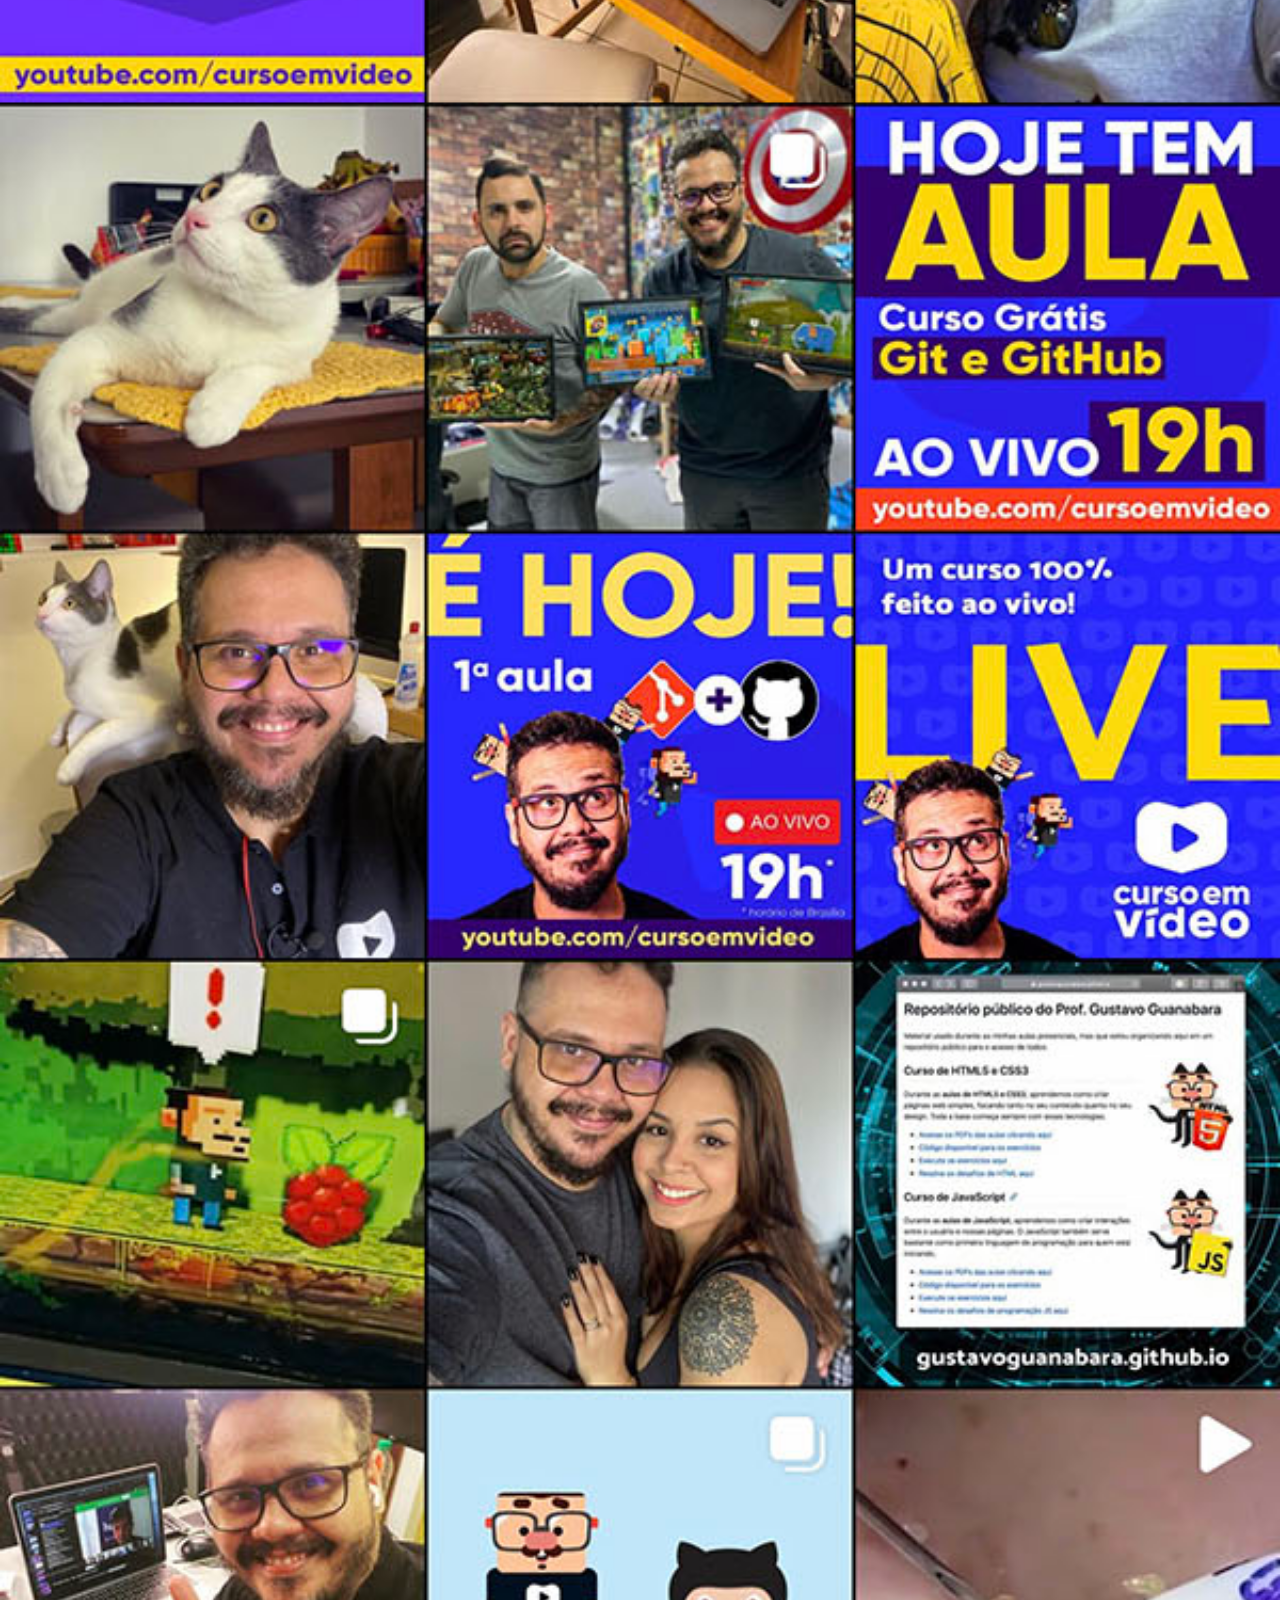
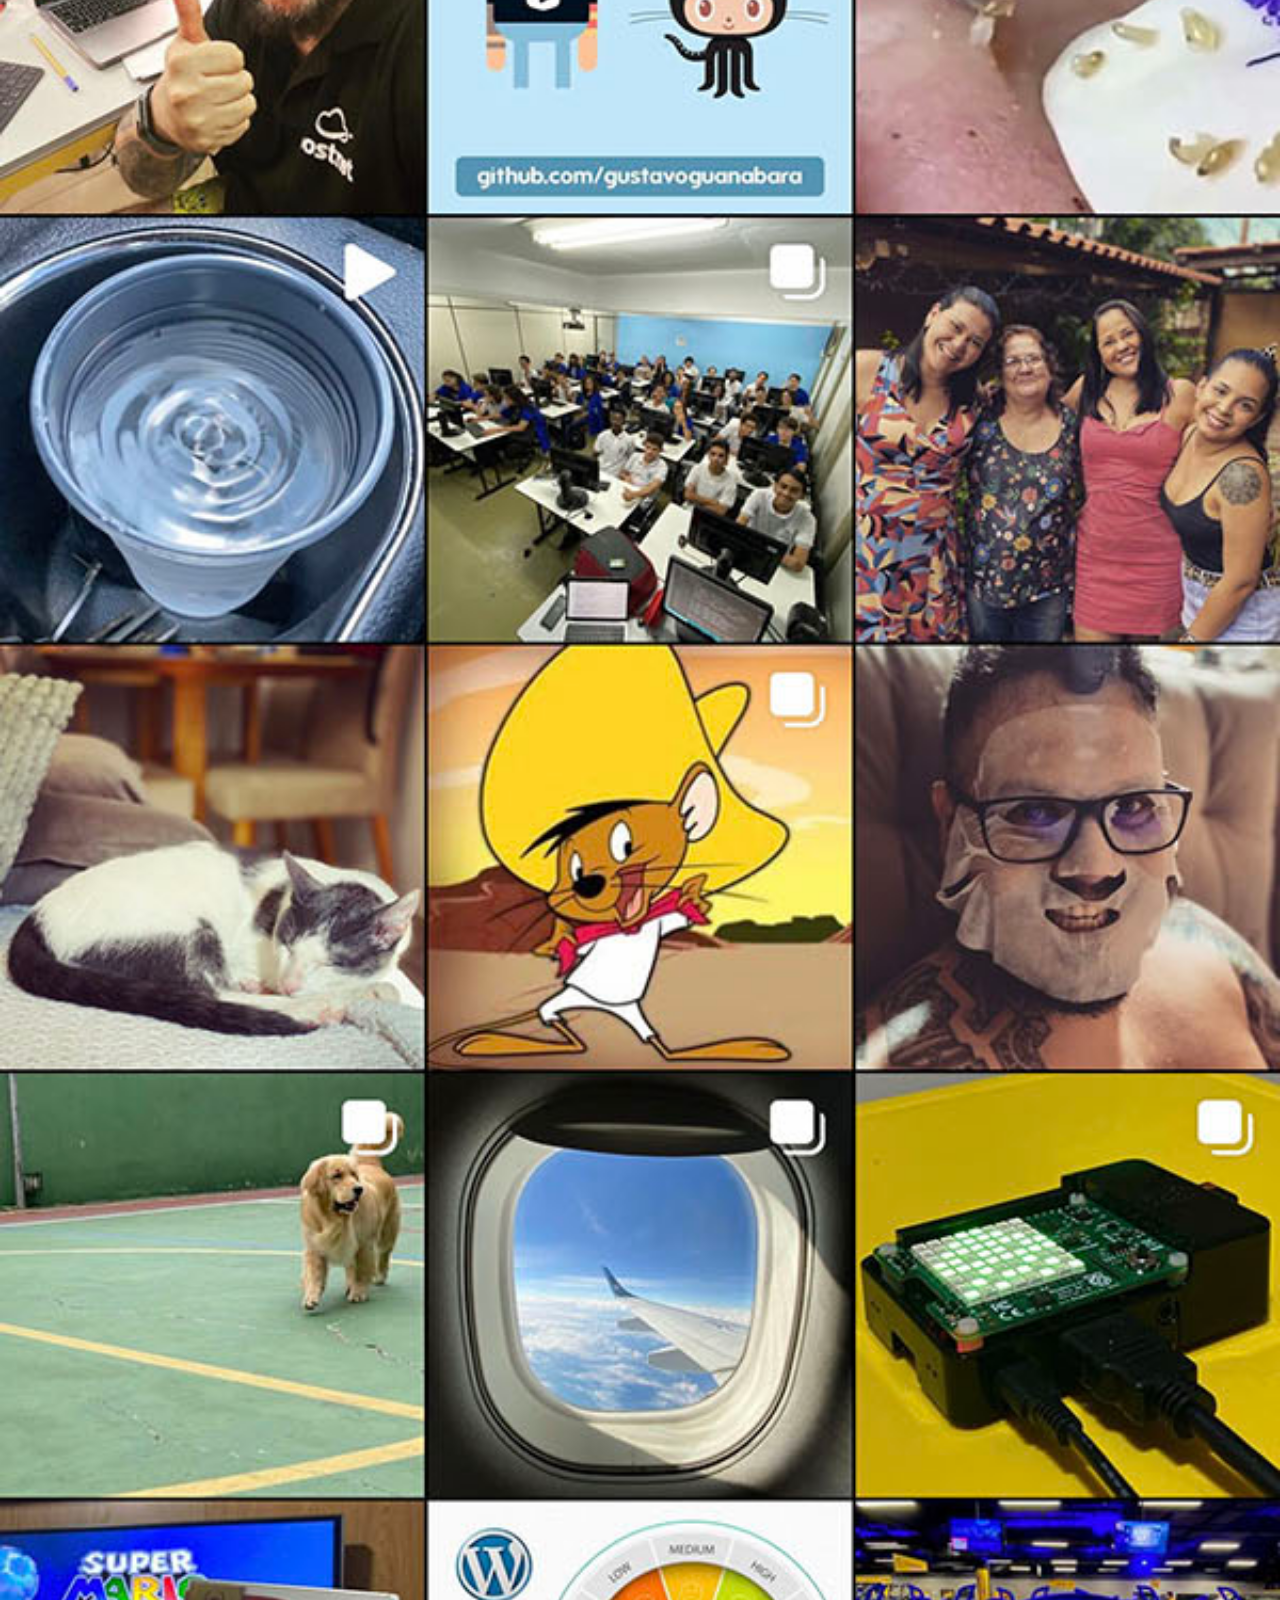
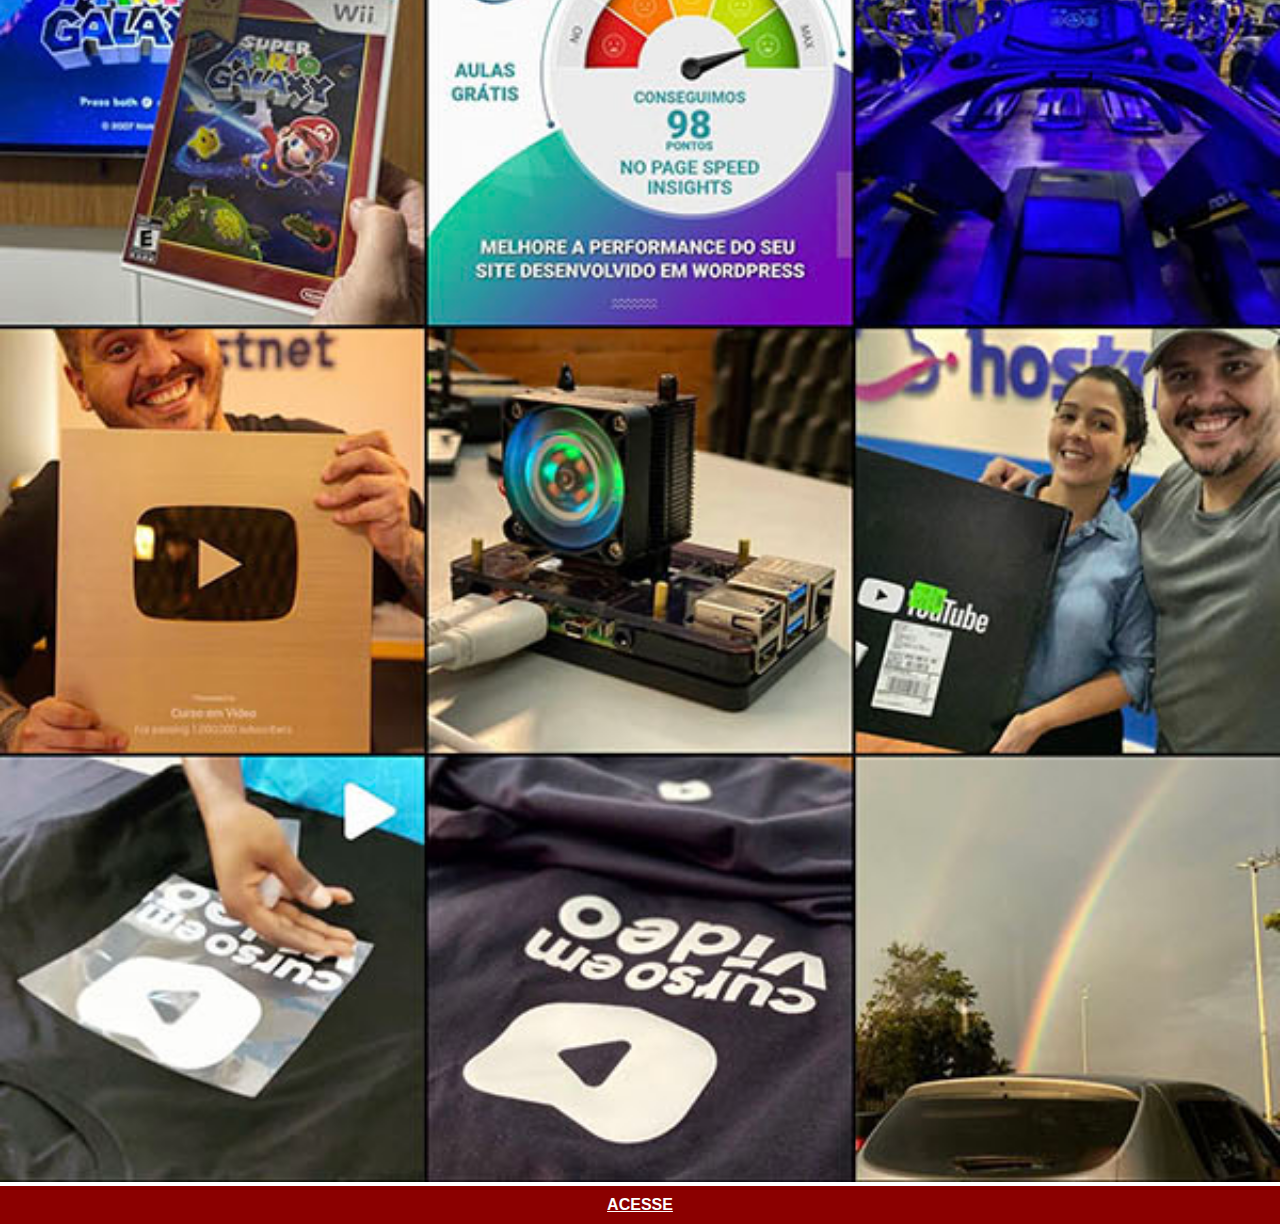
<file: instragam.html>
<!DOCTYPE html>
<html lang="pt-br">
<head>
    <meta charset="UTF-8">
    <meta name="viewport" content="width=device-width, initial-scale=1.0">
    <link rel="stylesheet" href="estilos/social.css">
    <title>Instagram</title>
</head>
<body>
    <img src="imagens/tela-instagram.jpg" alt="Instagram">
    <a href="https://www.instagram.com/gustavoguanabara/" target="_blank">ACESSE</a>
</body>
</html>
</file>
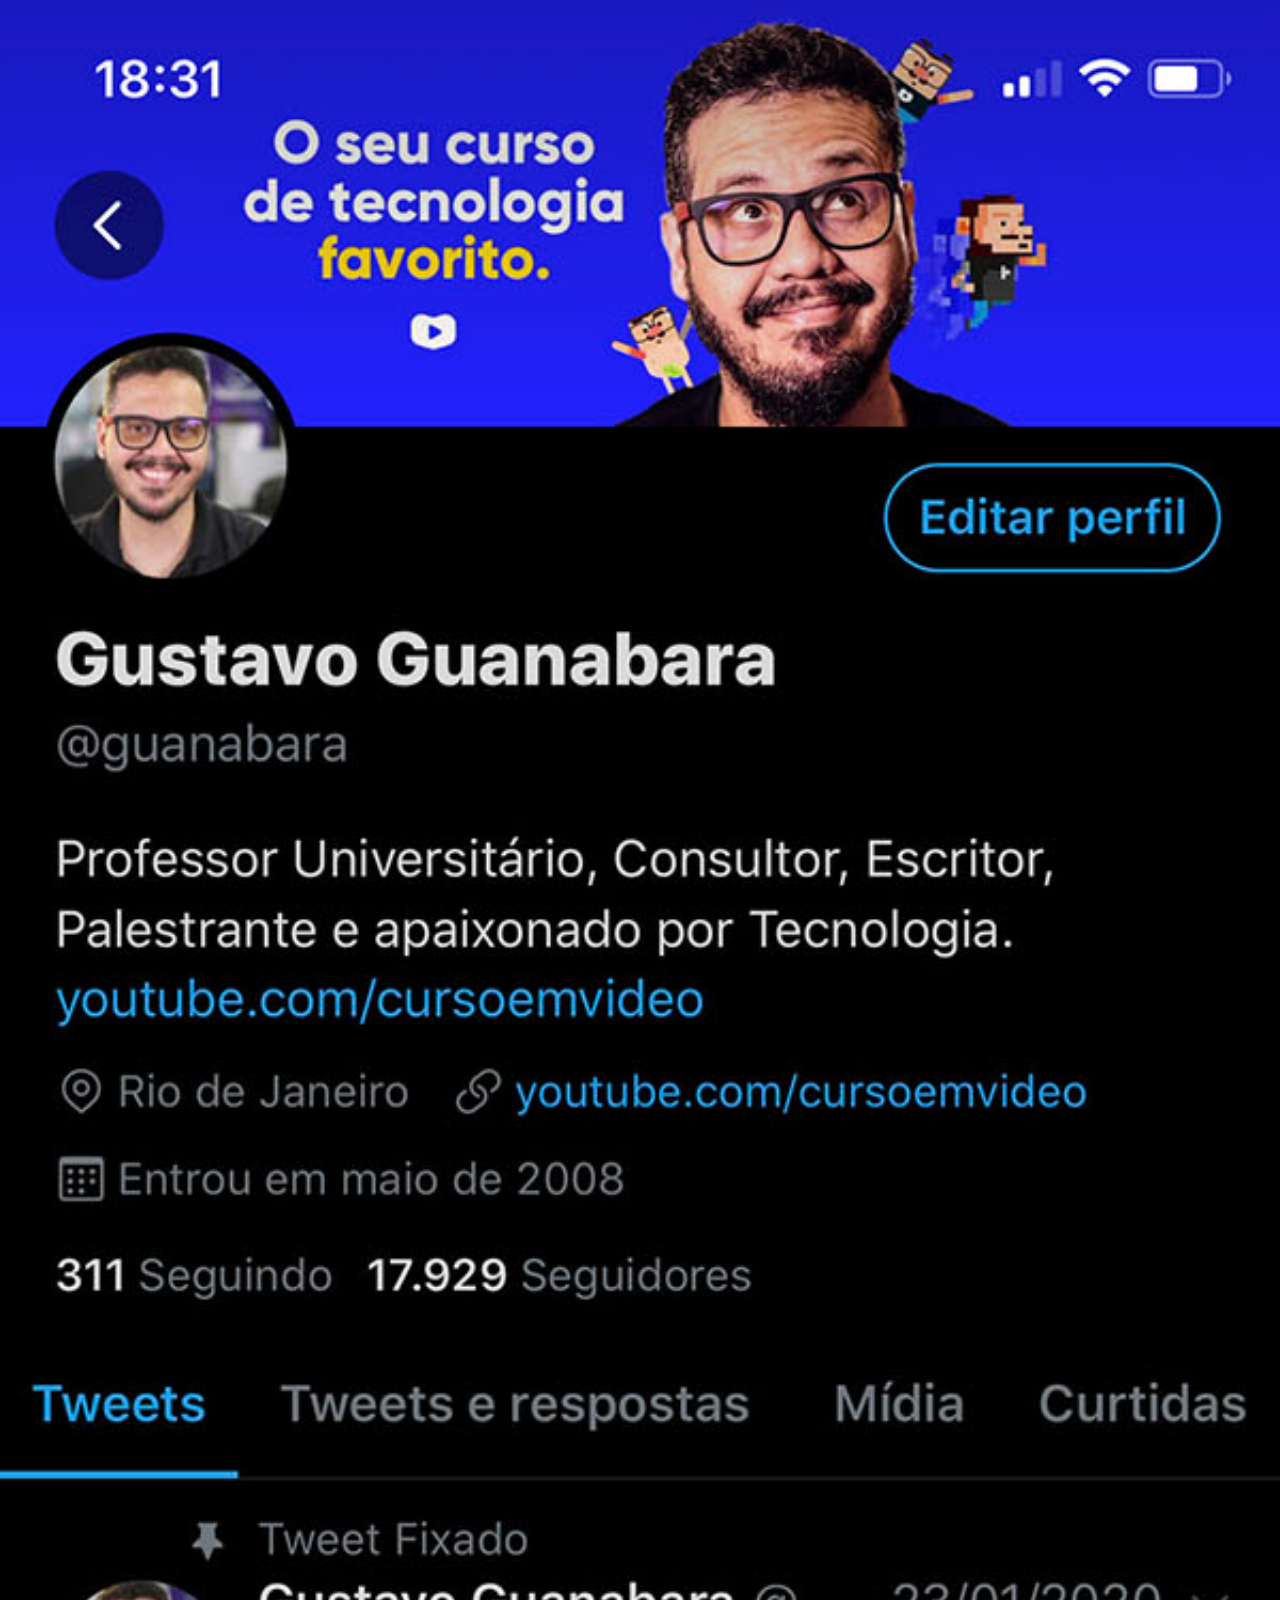
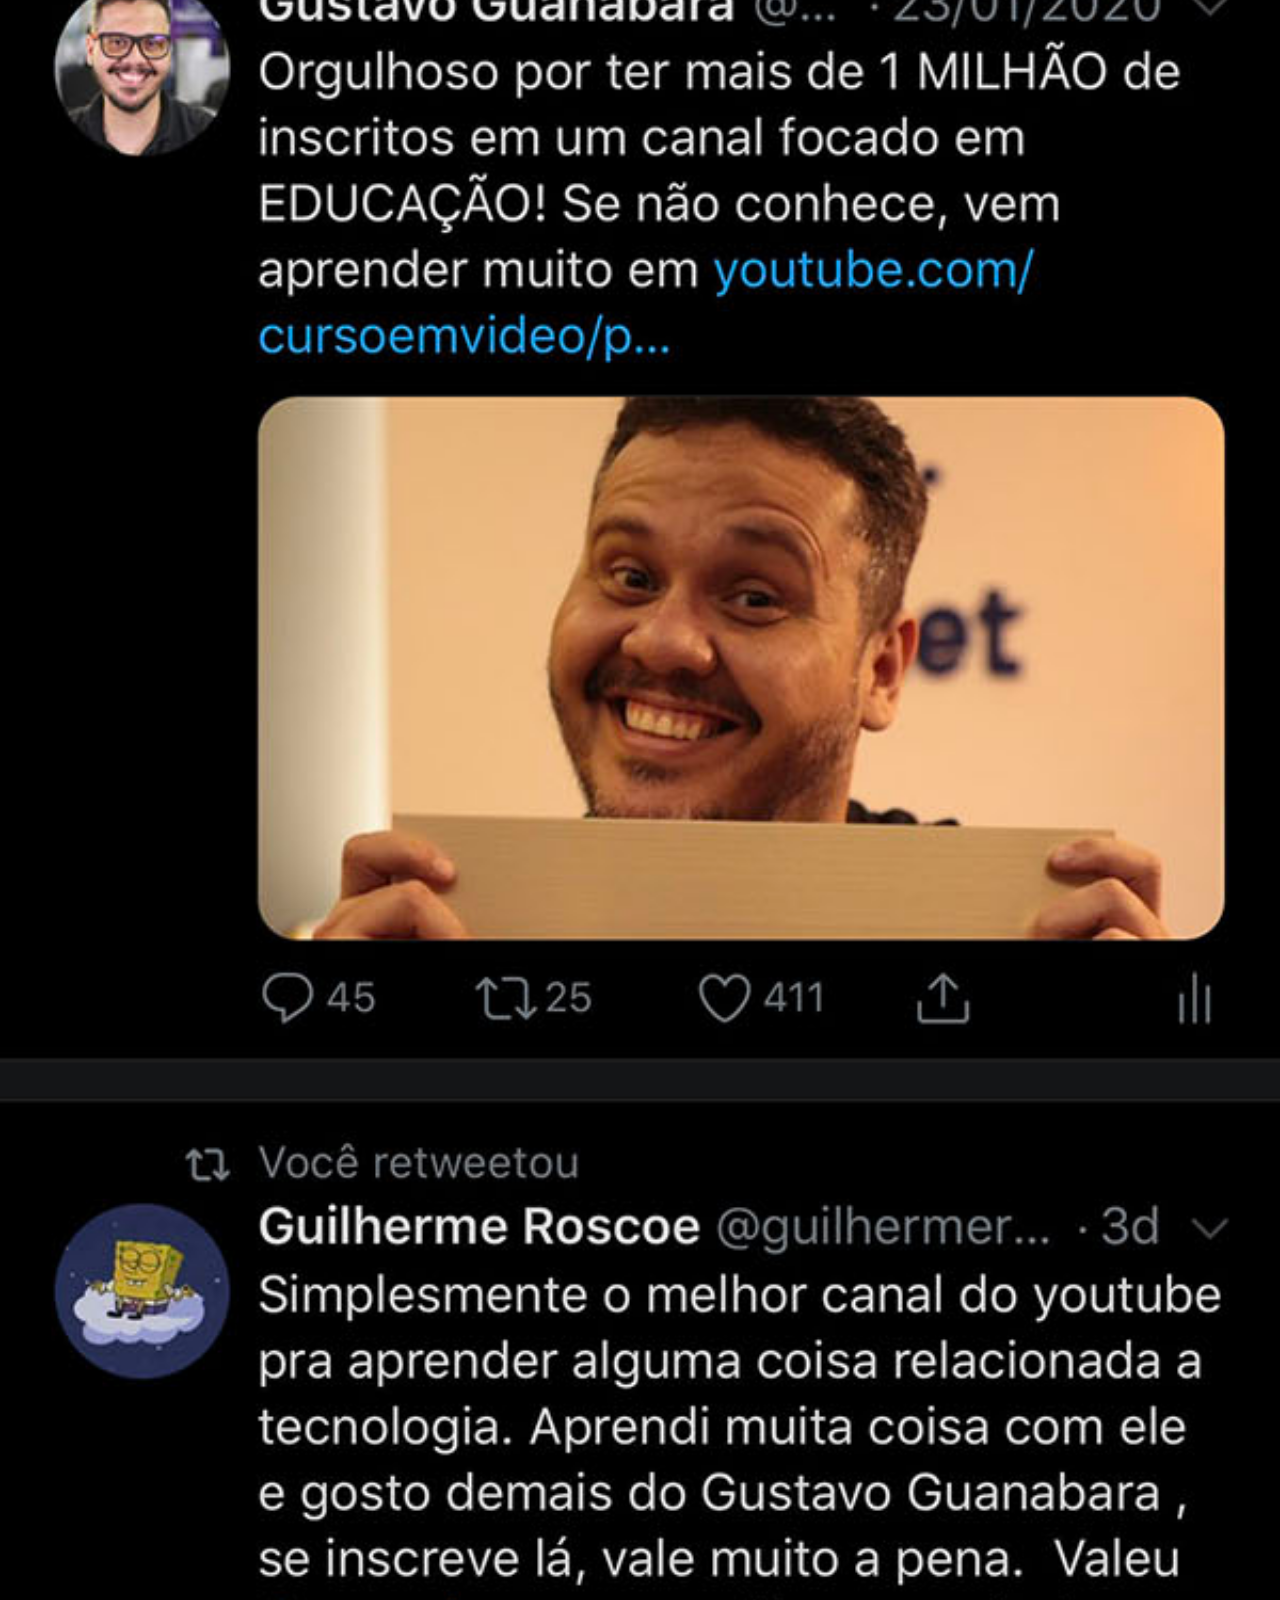
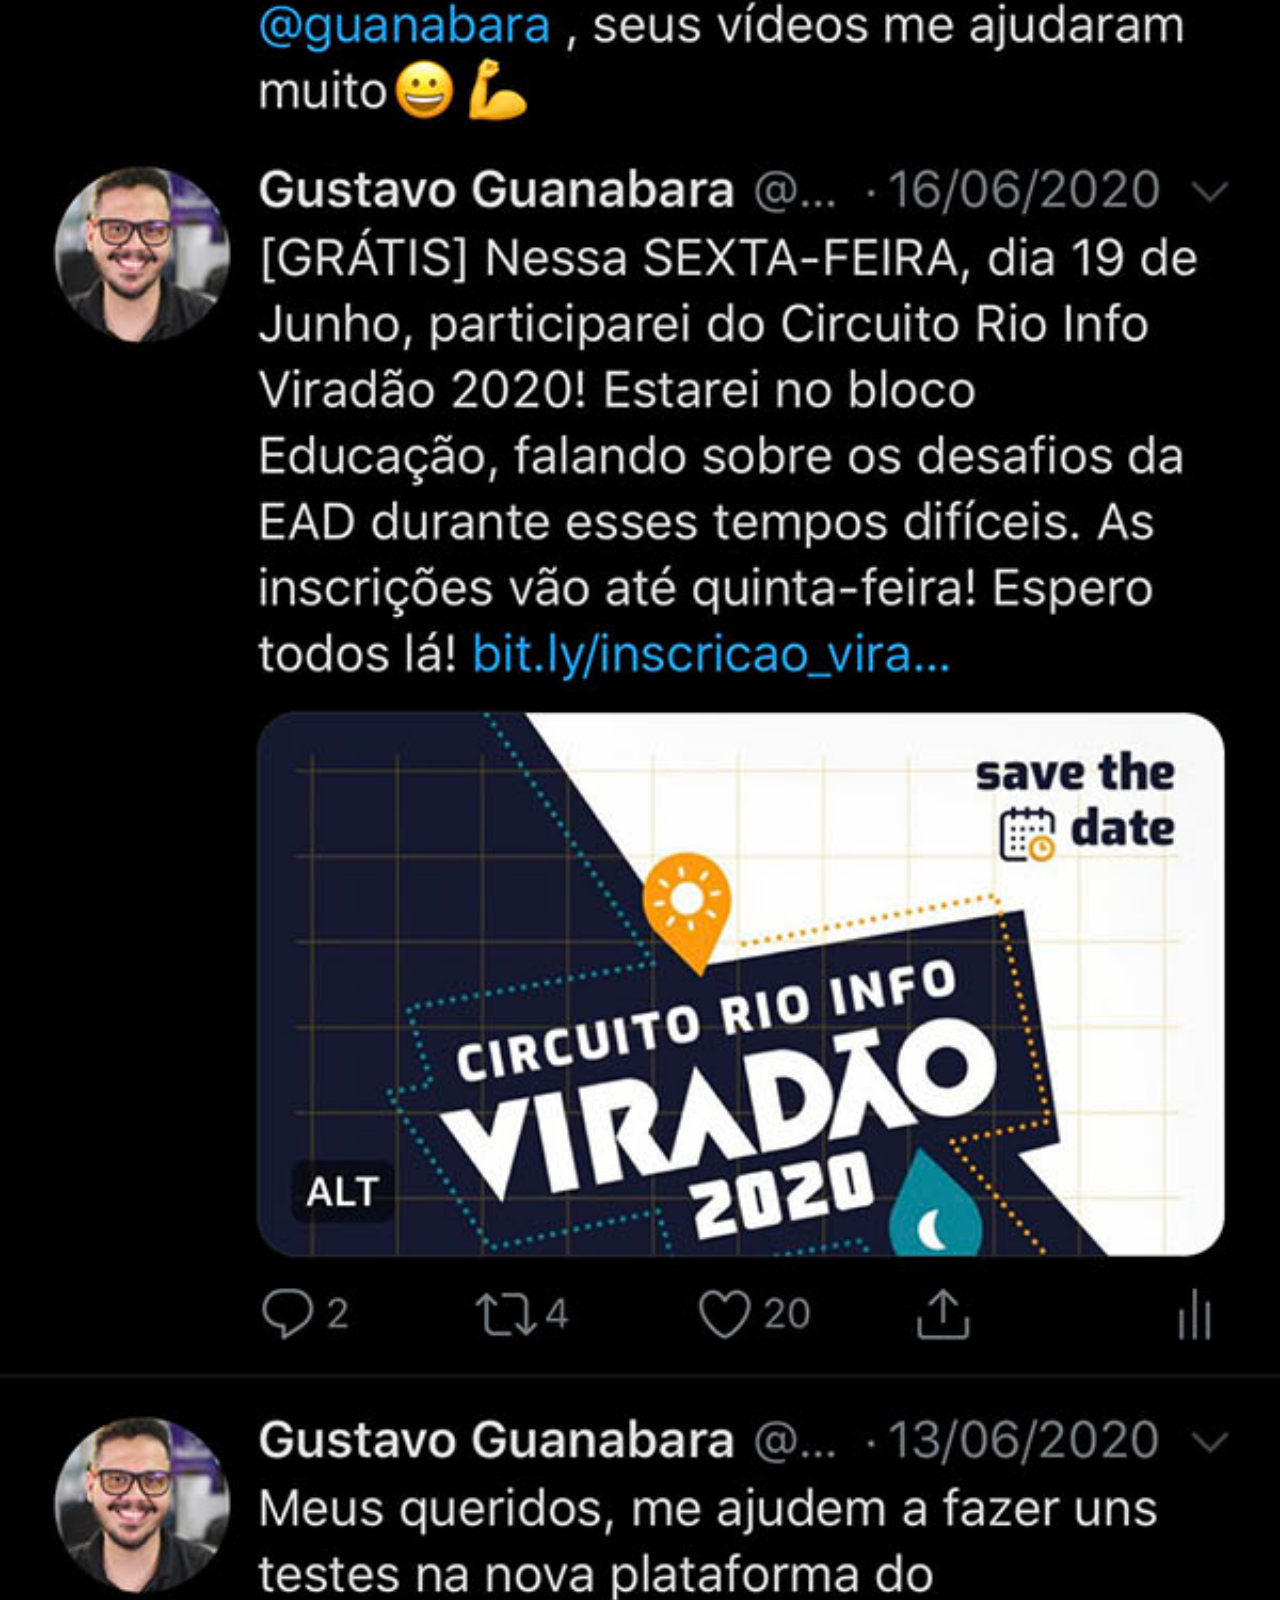
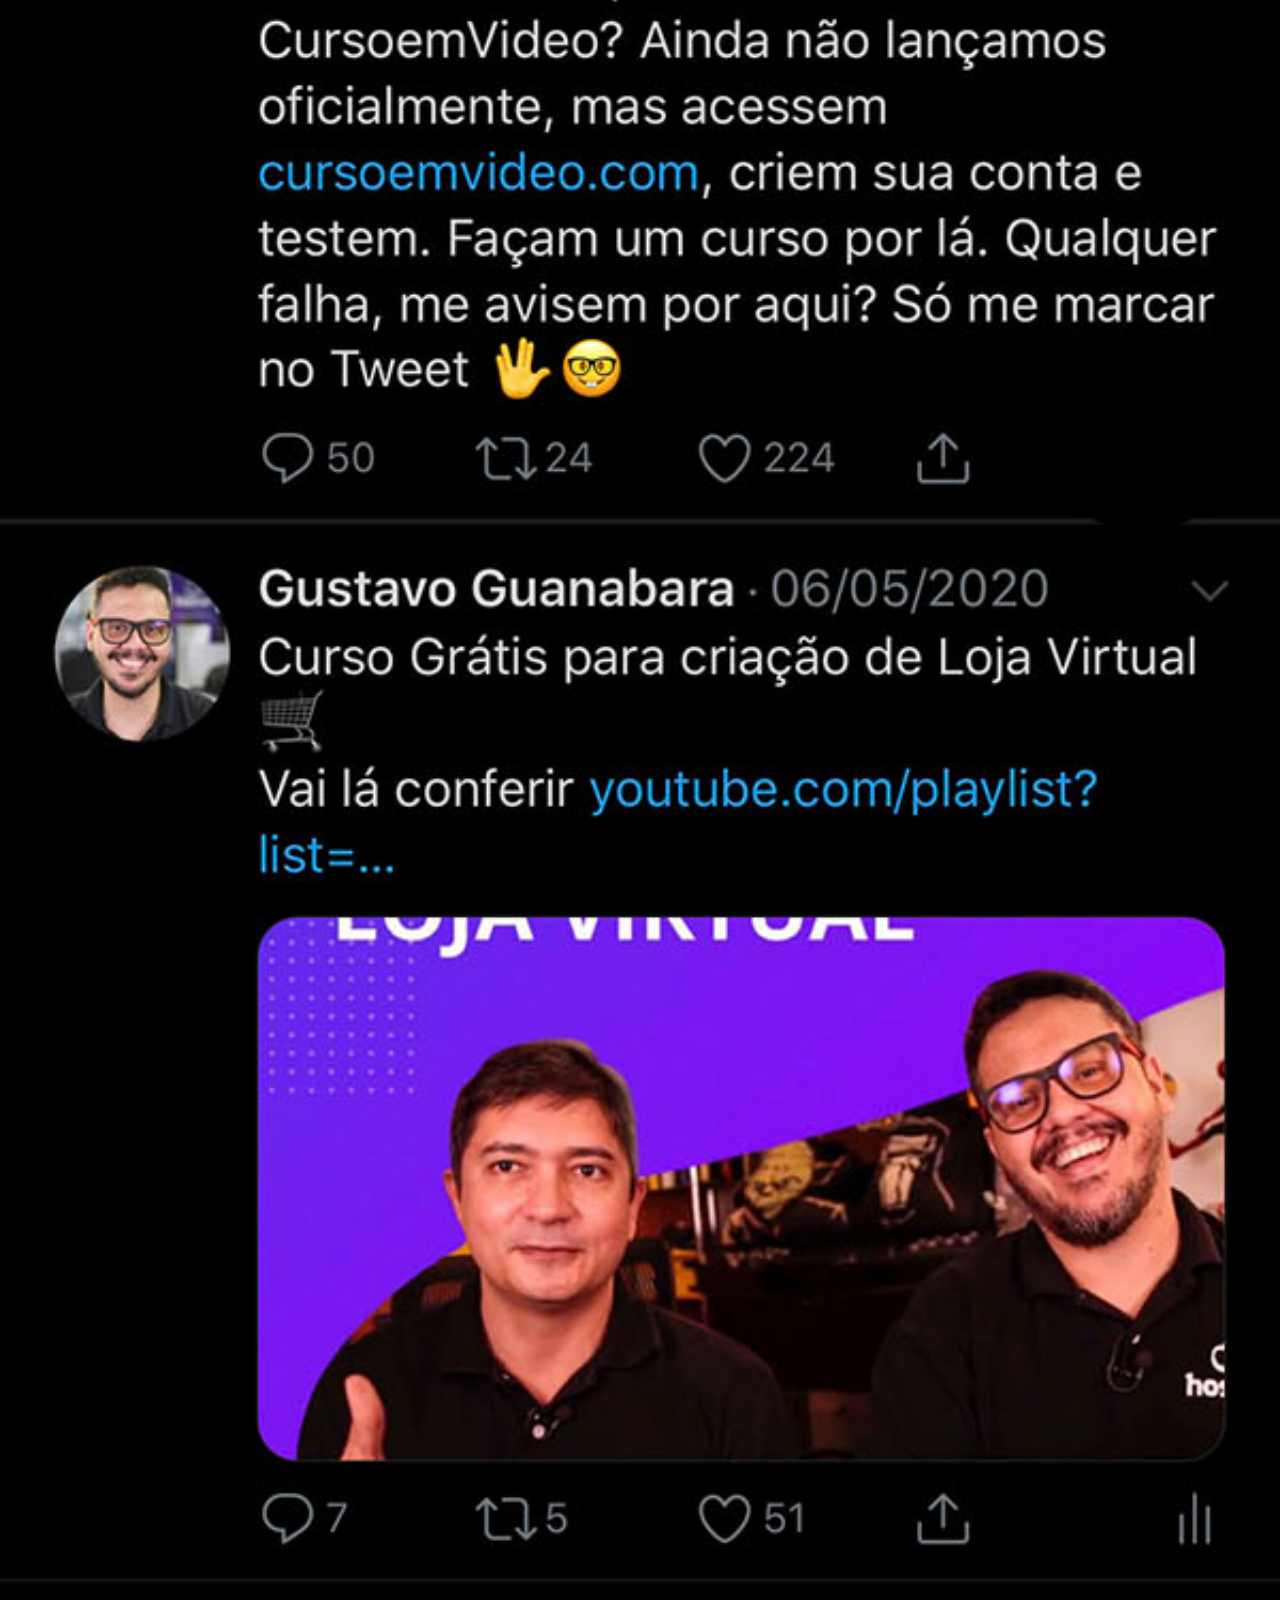
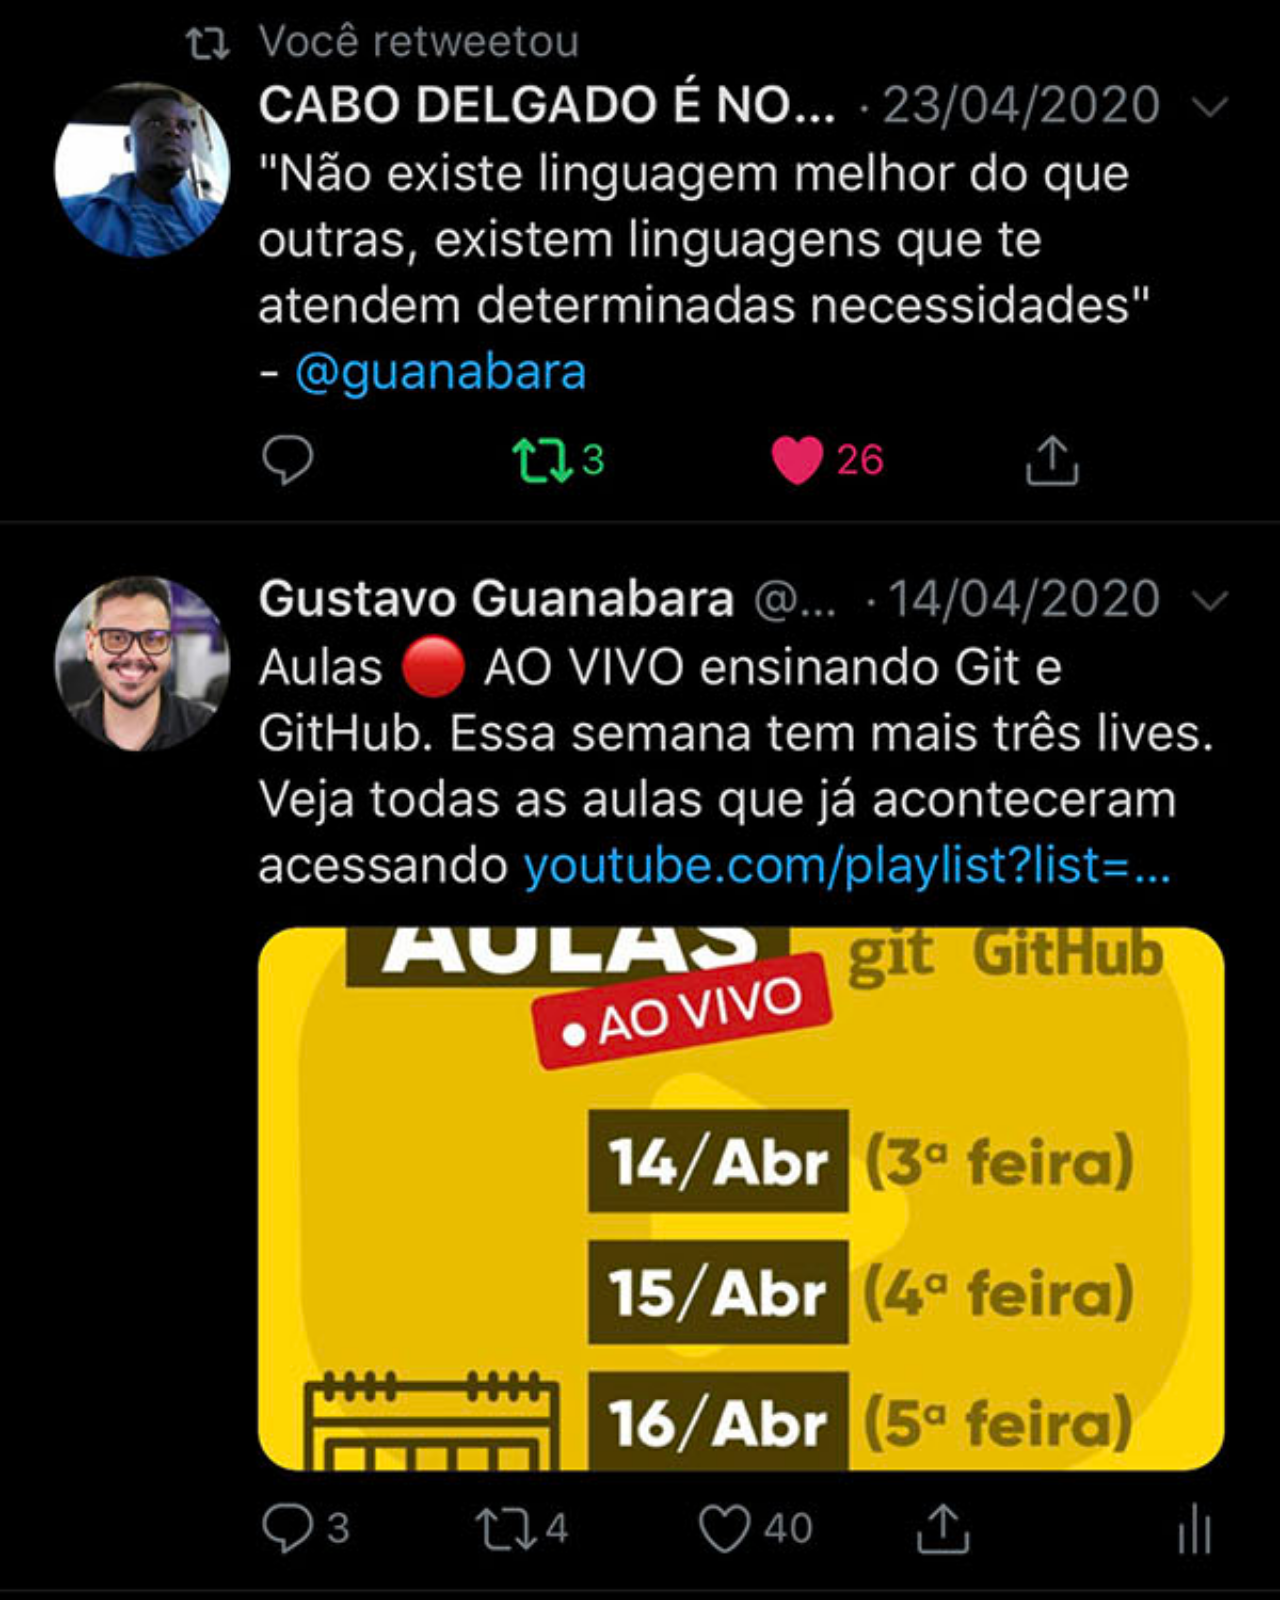
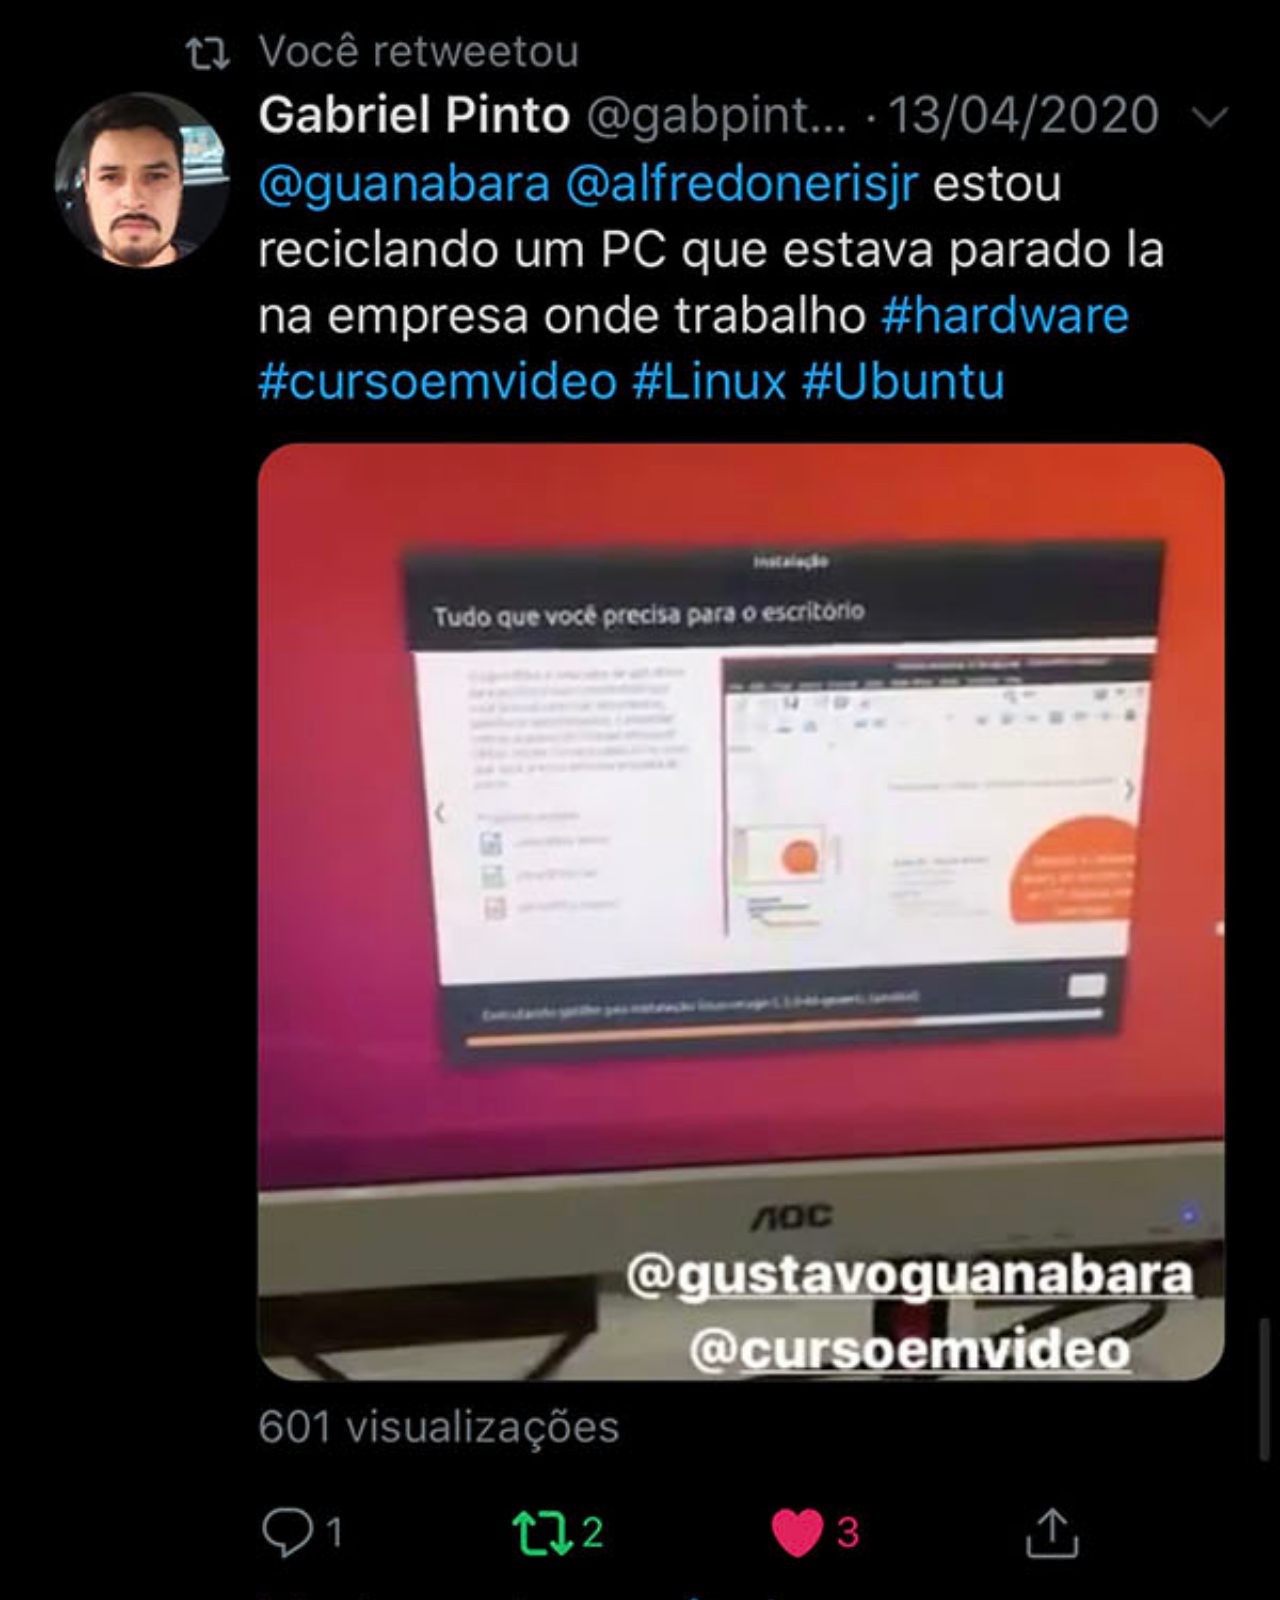
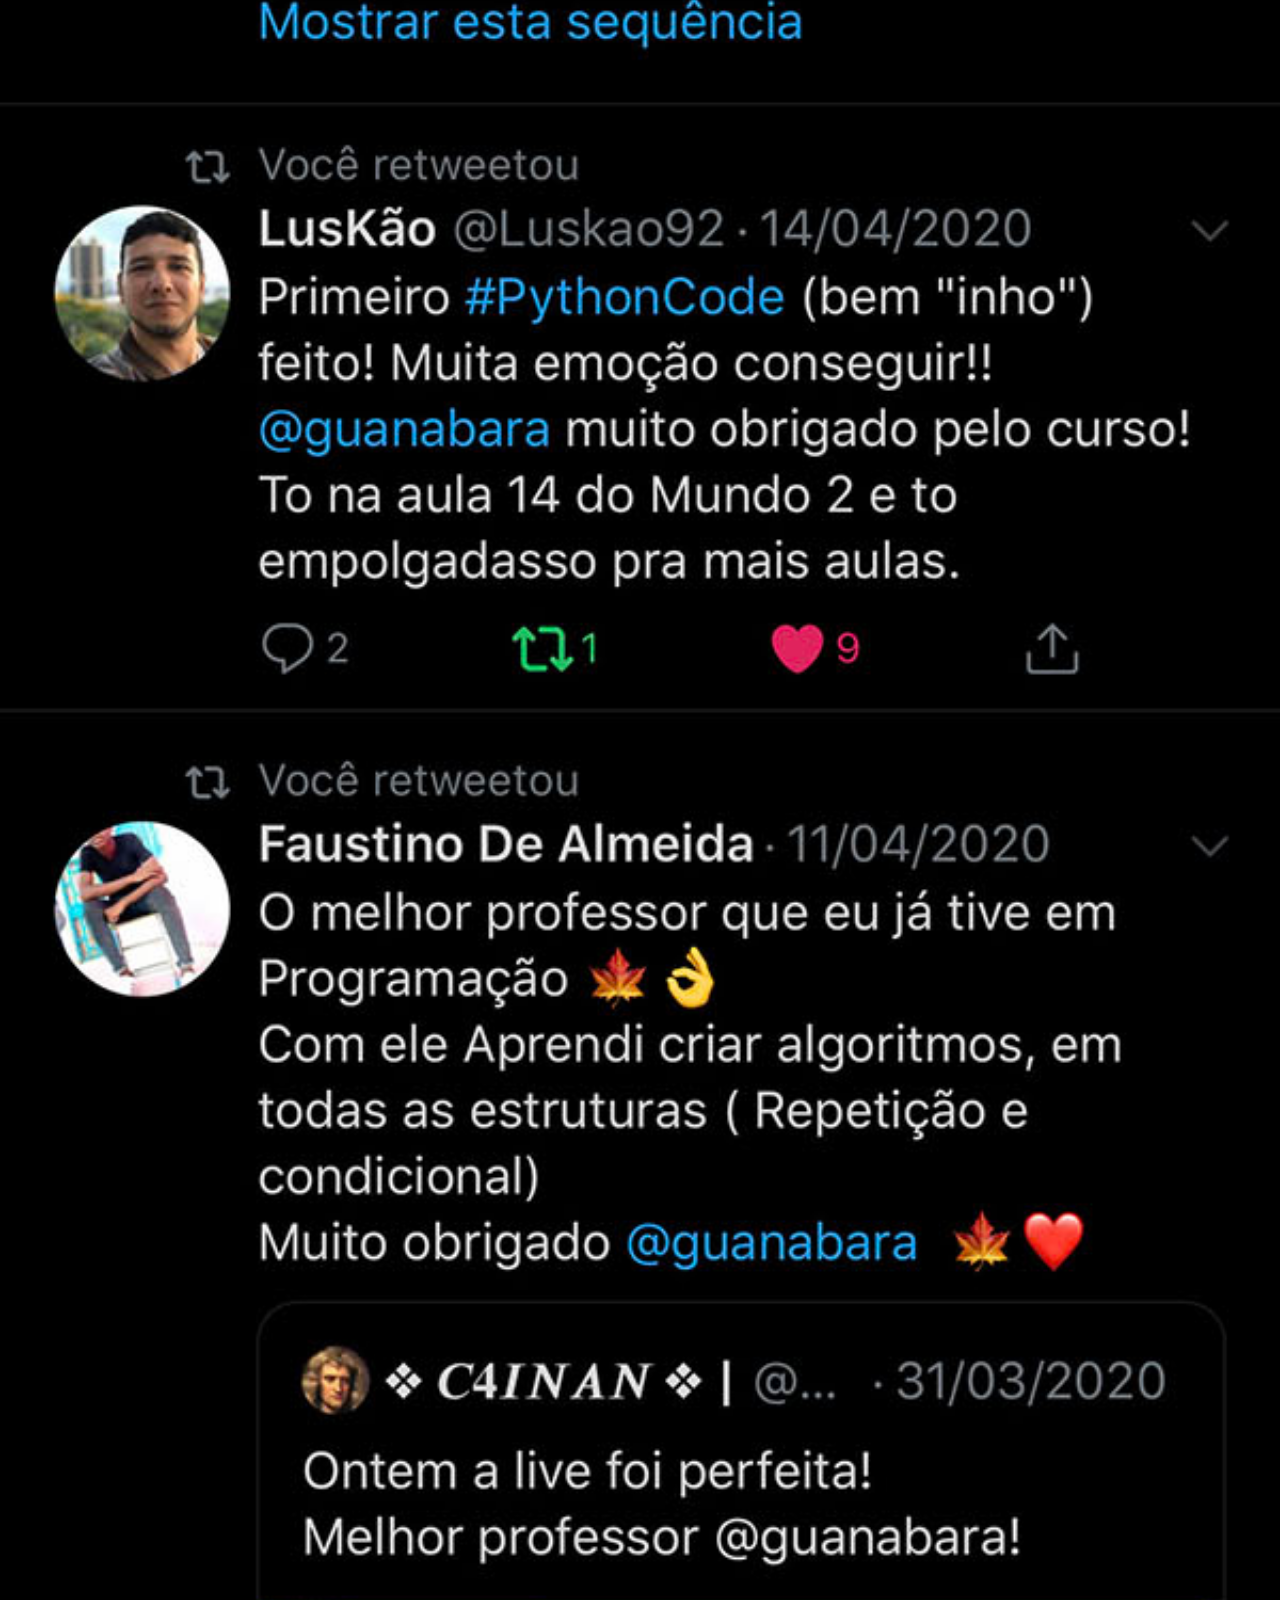
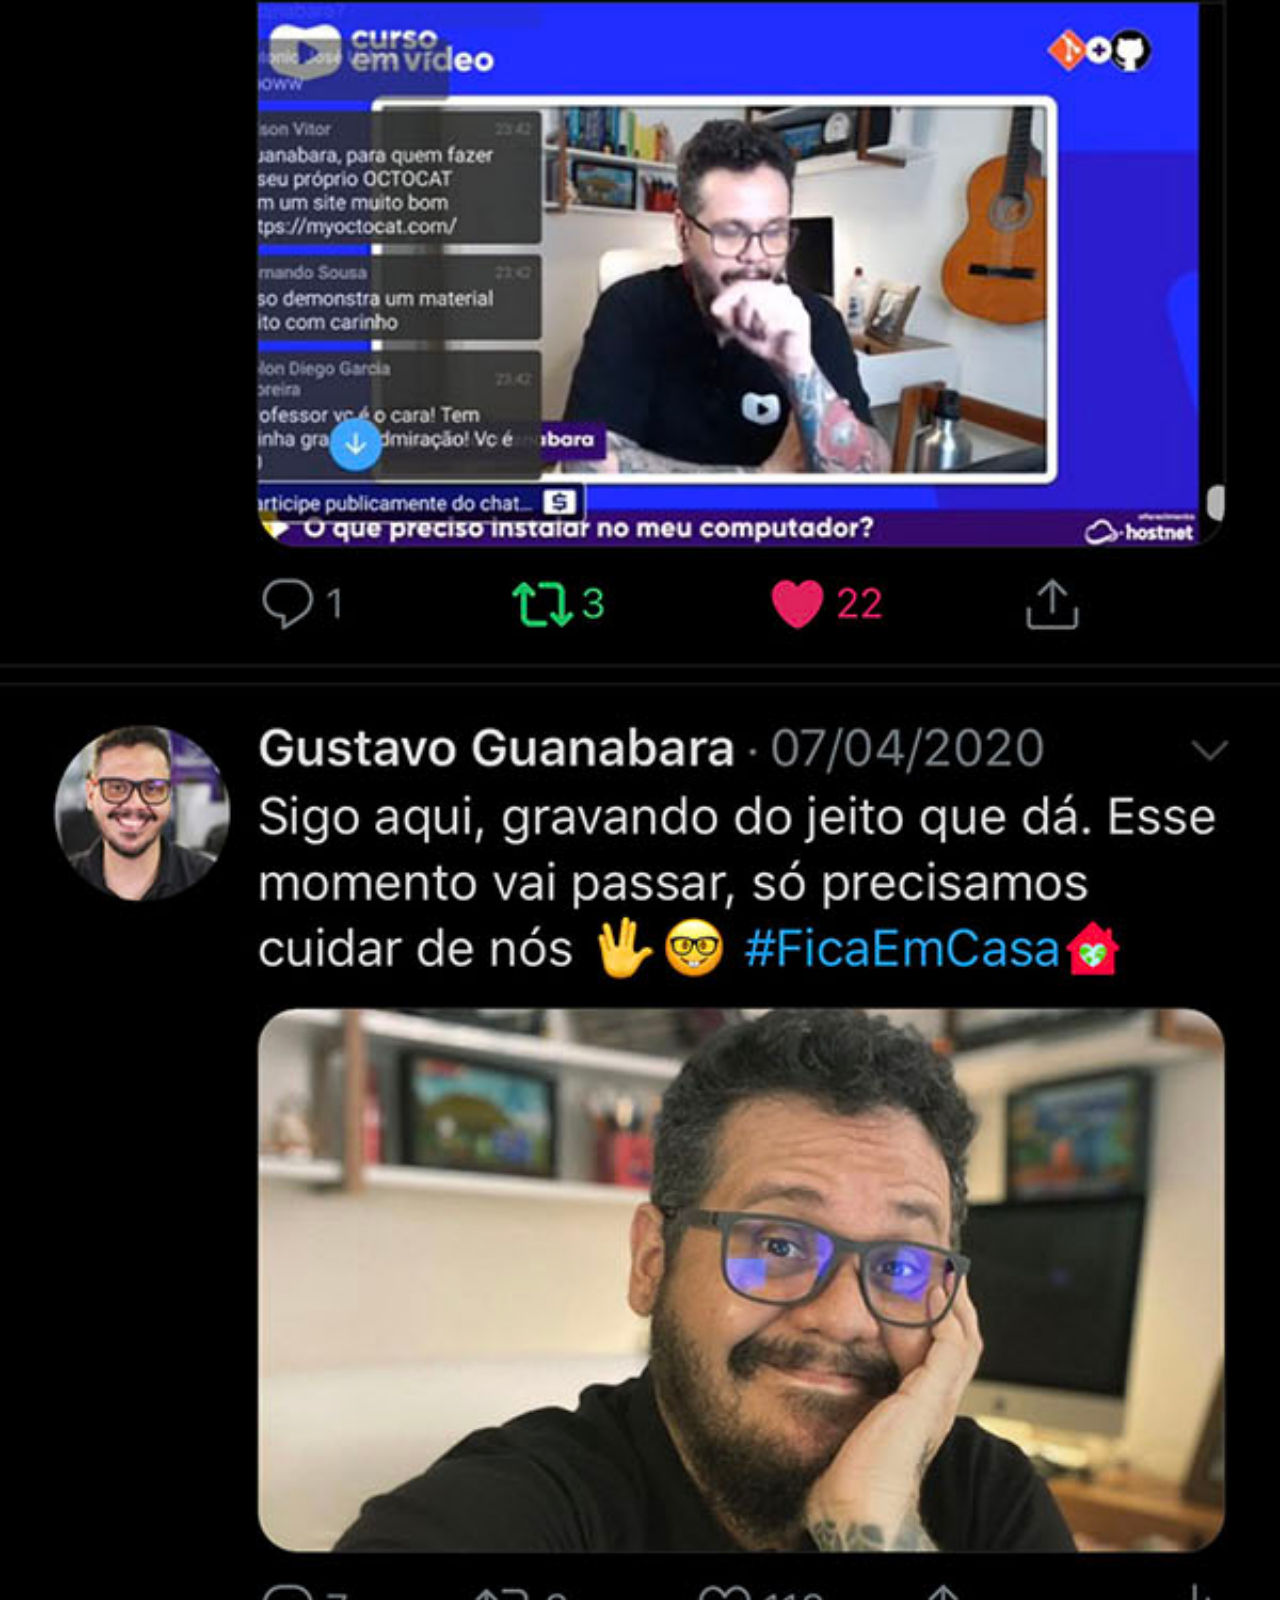
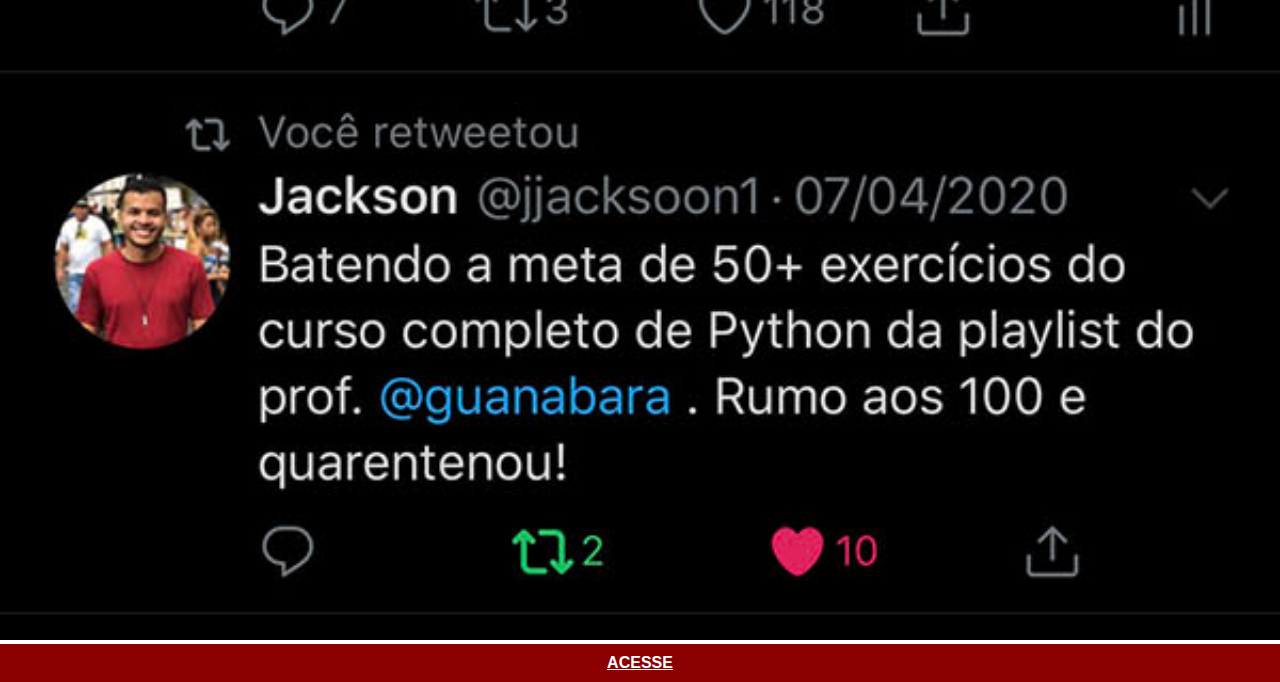
<file: x.html>
<!DOCTYPE html>
<html lang="pt-br">
<head>
    <meta charset="UTF-8">
    <meta name="viewport" content="width=device-width, initial-scale=1.0">
    <link rel="stylesheet" href="estilos/social.css">
    <title>X</title>
</head>
<body>
    <img src="imagens/tela-twitter.jpg" alt="X">
    <a href="https://x.com/guanabara" target="_blank">ACESSE</a>
</body>
</html>
</file>
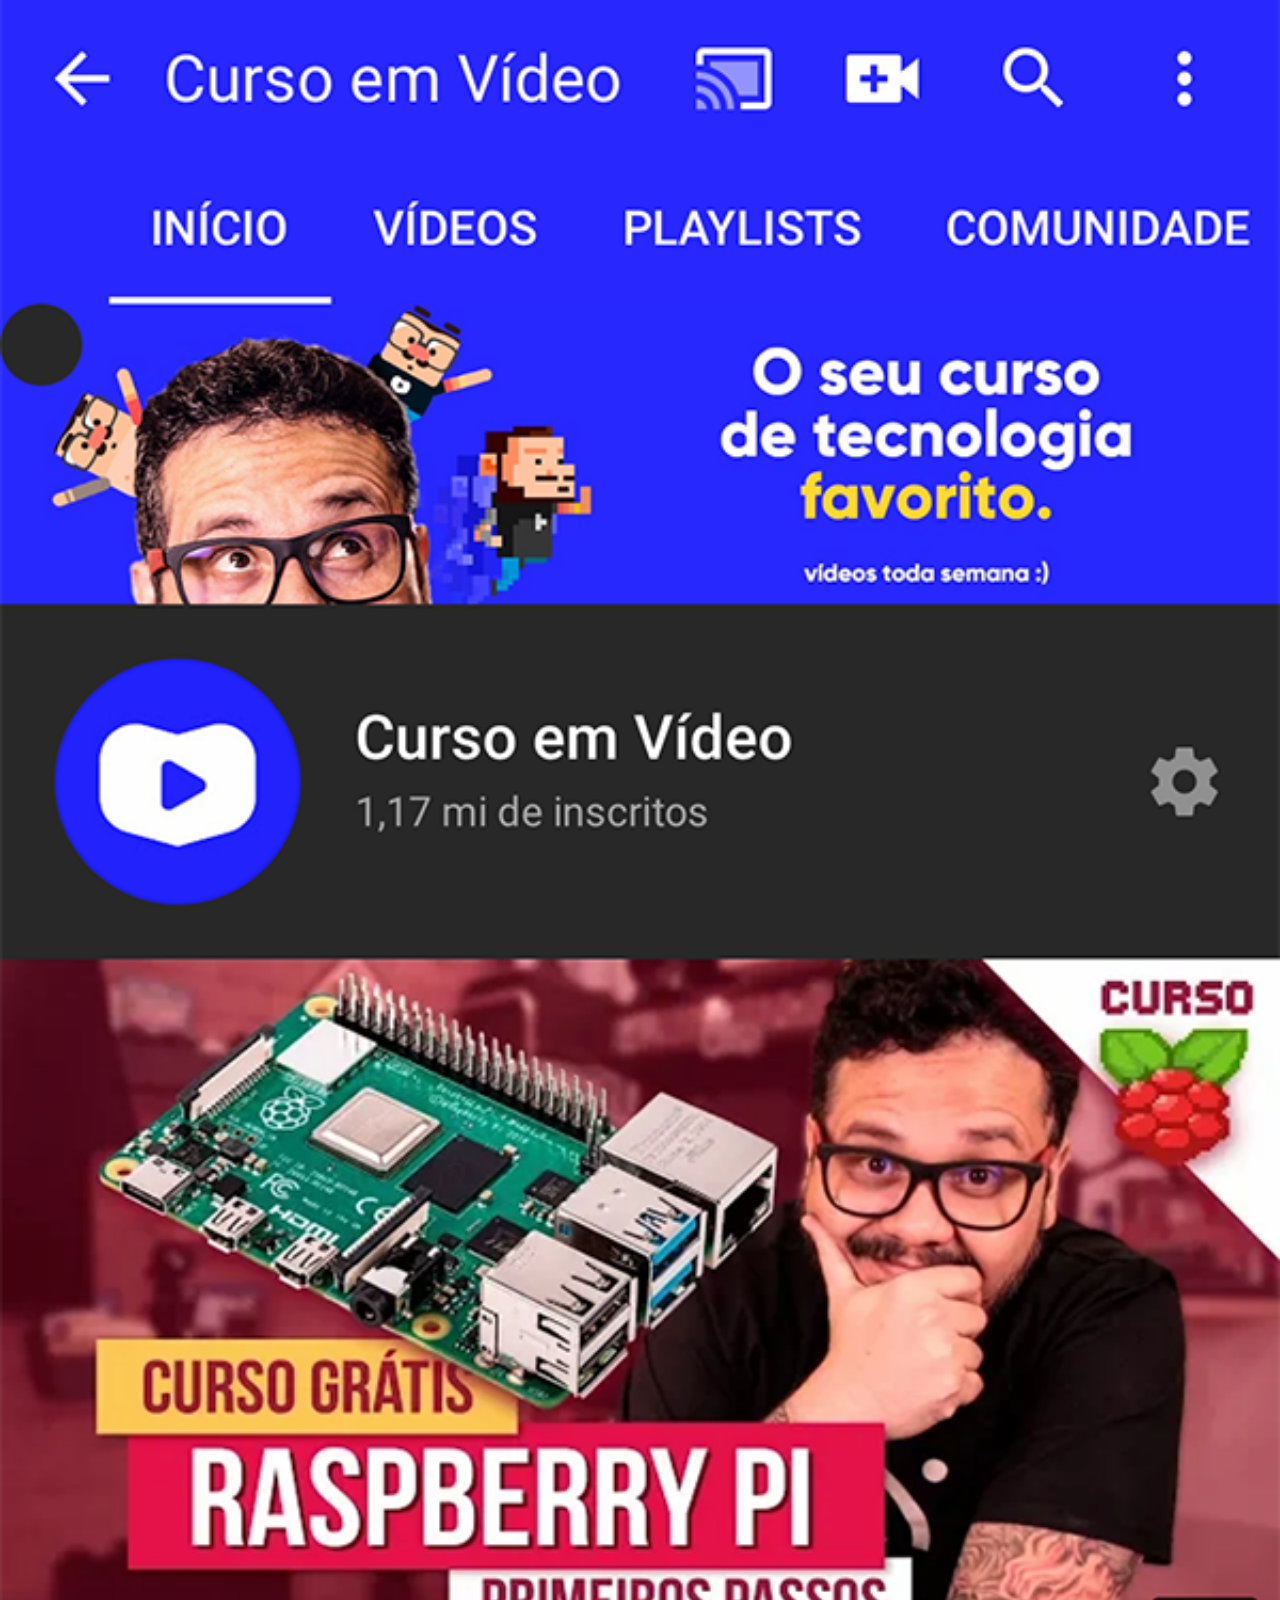
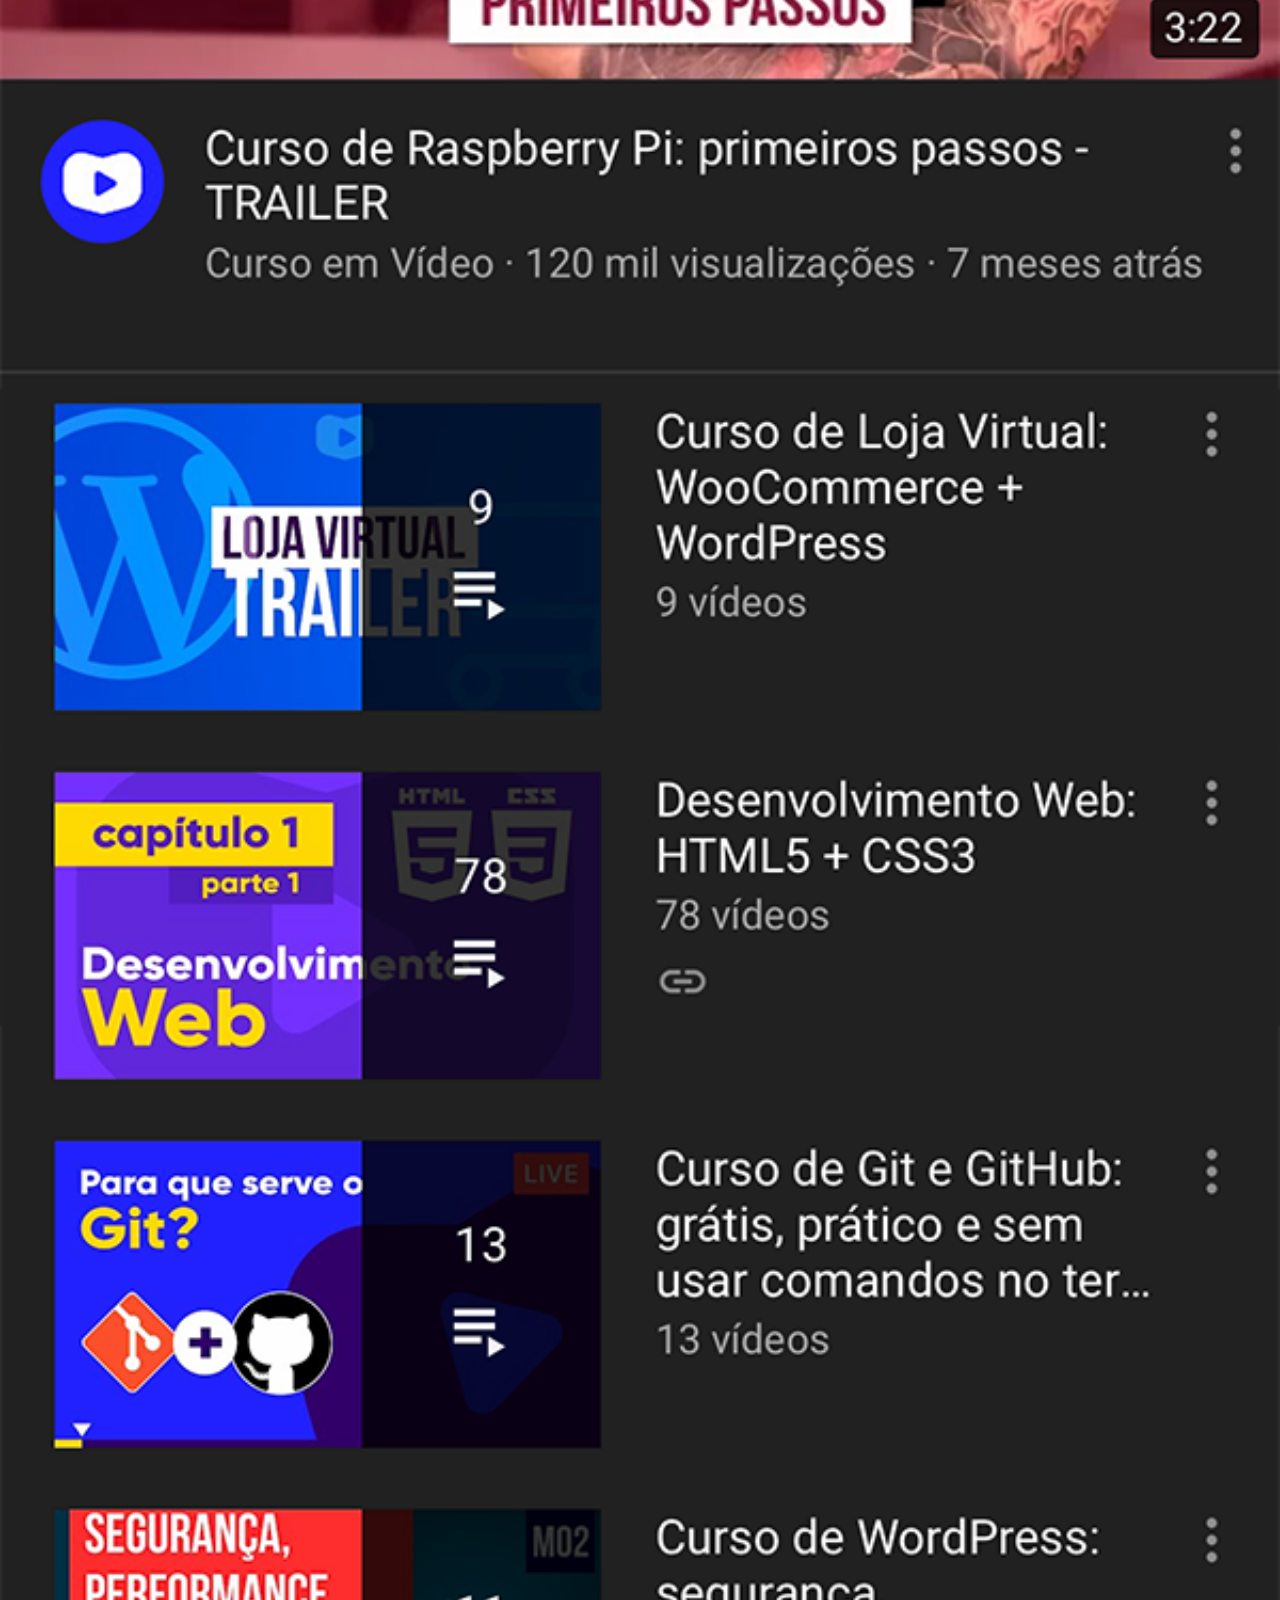
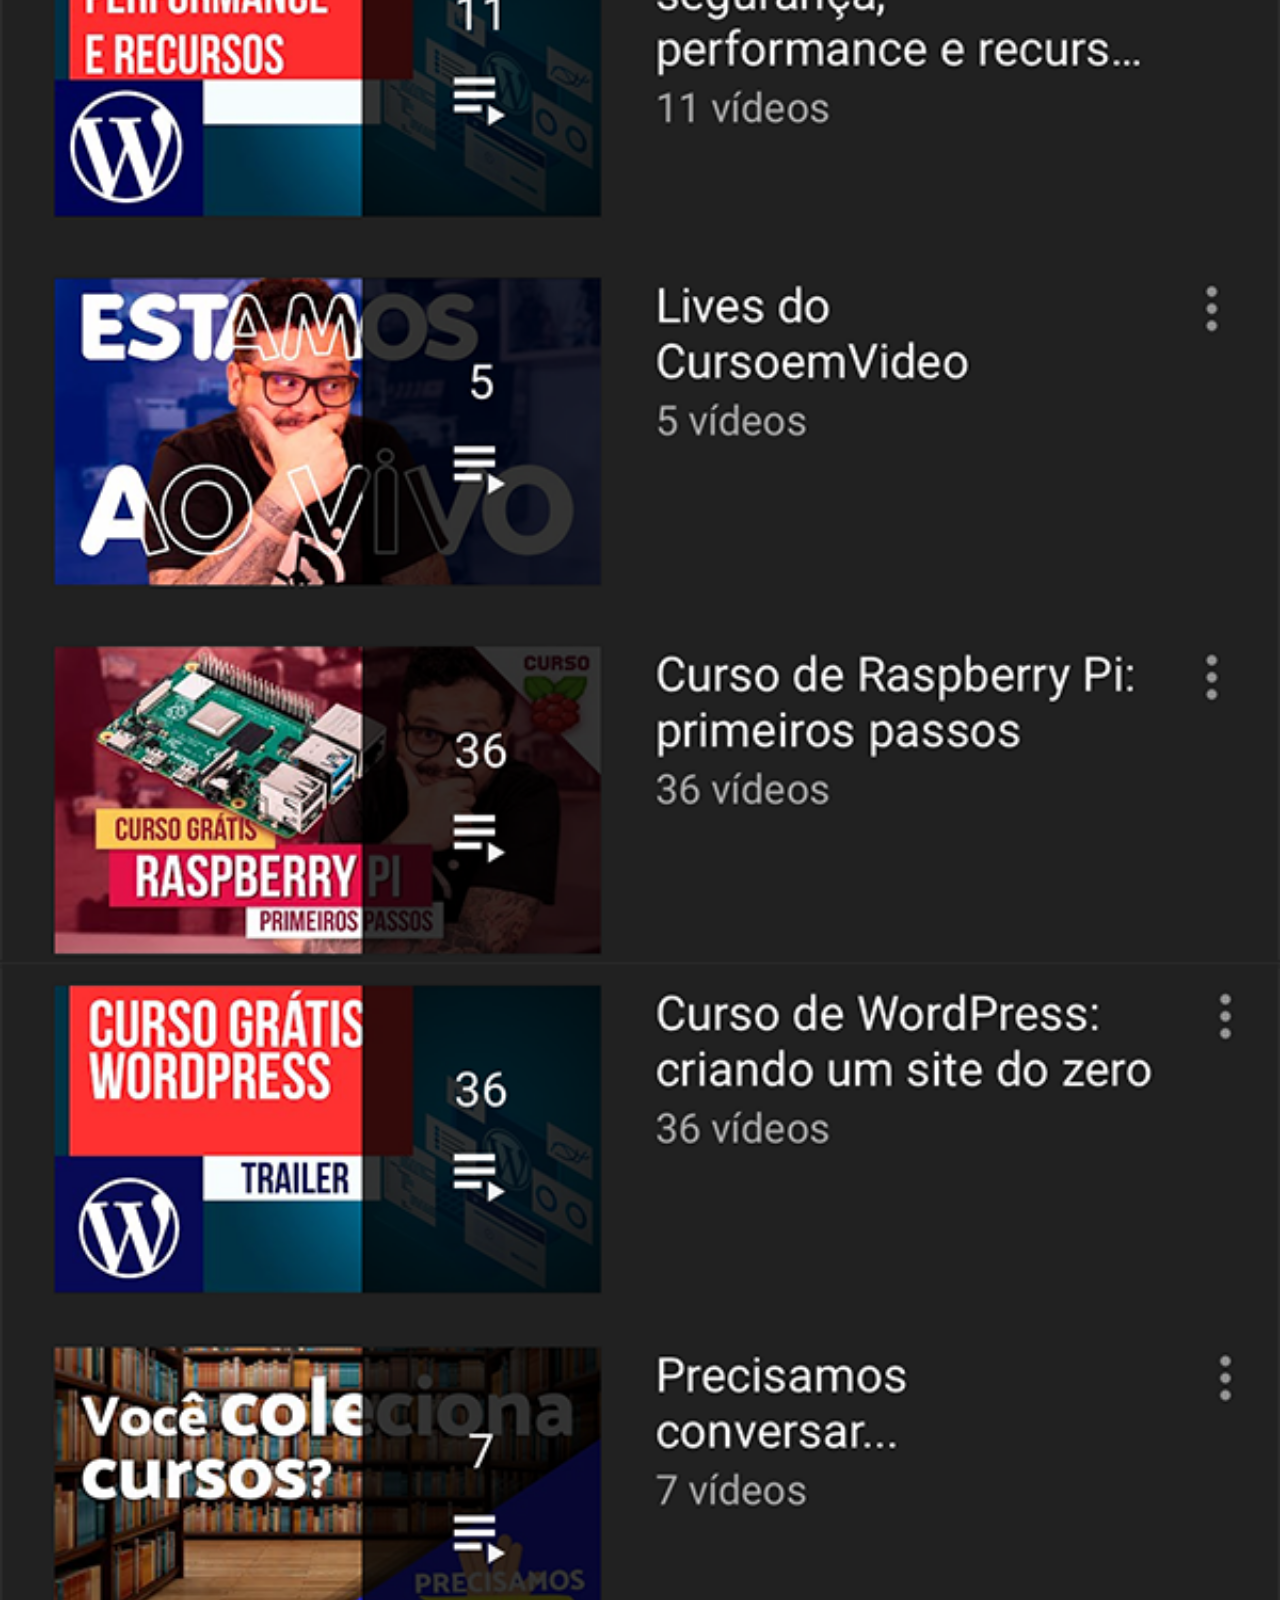
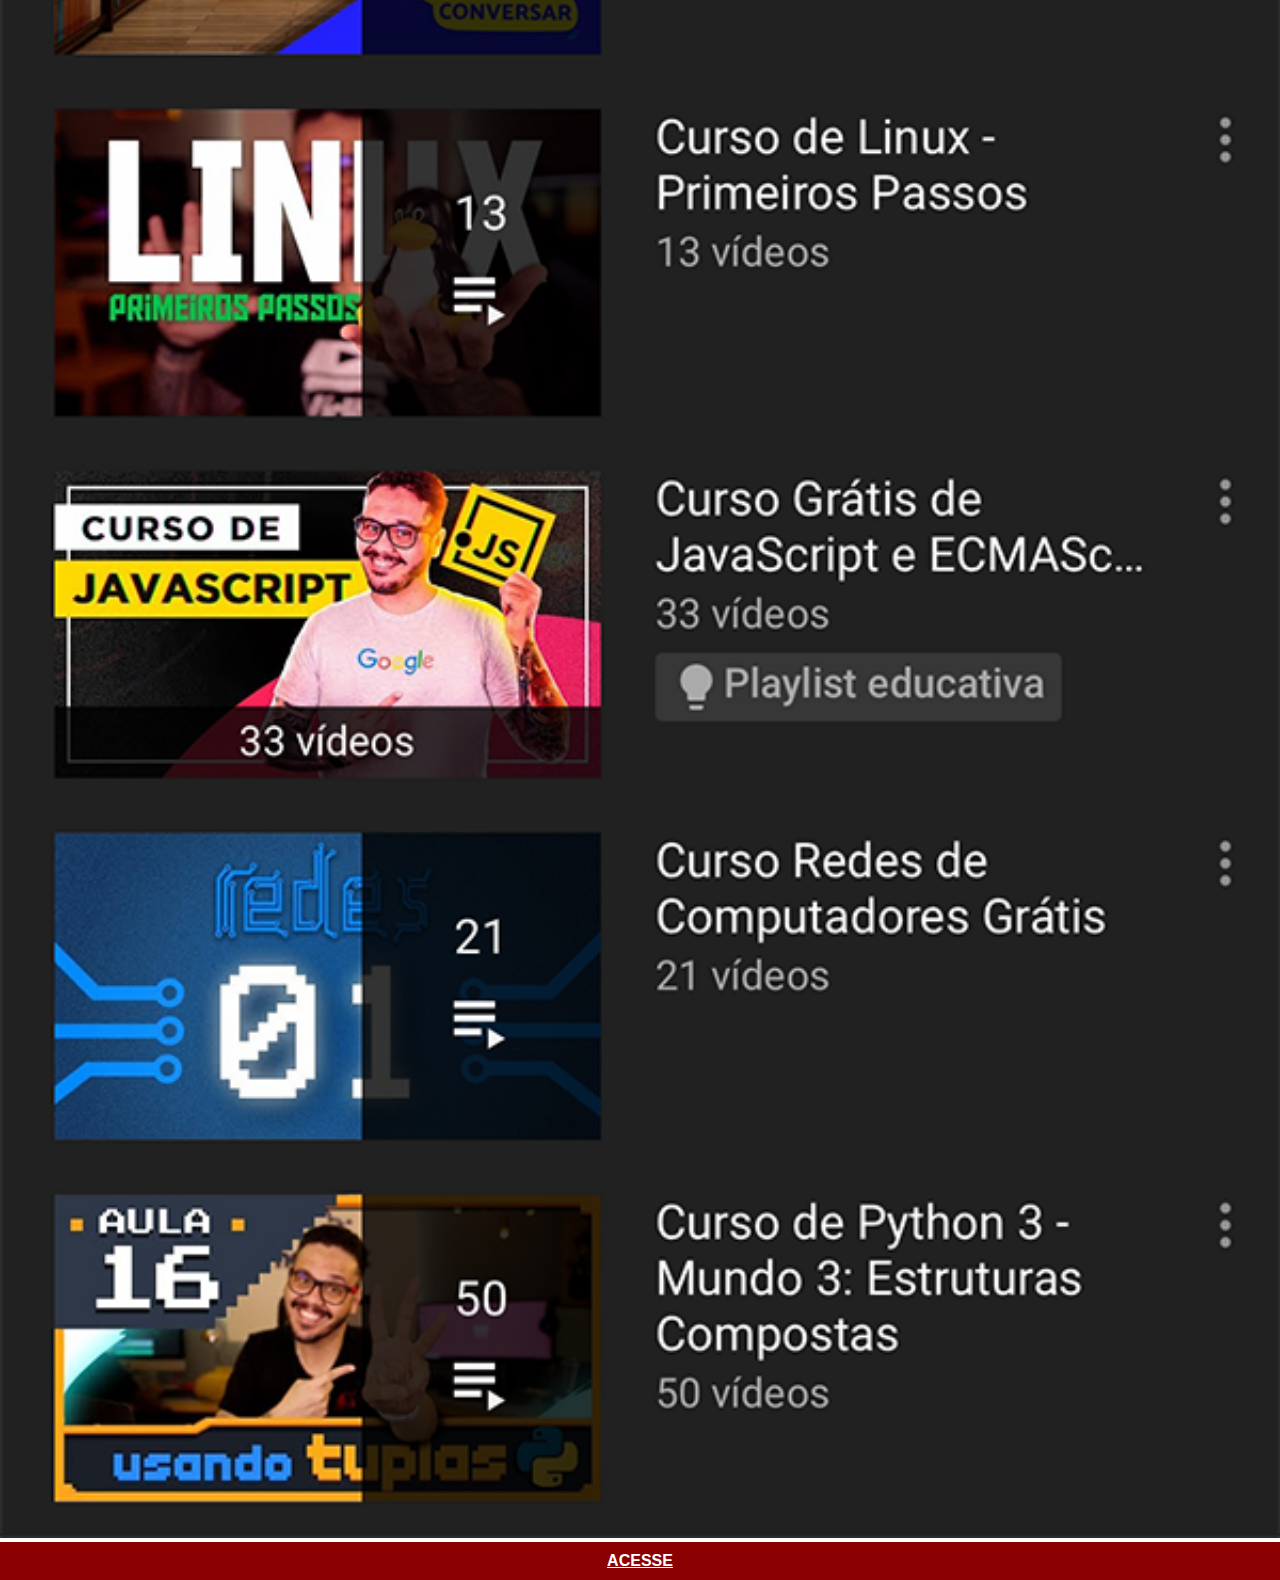
<file: youtube.html>
<!DOCTYPE html>
<html lang="pt-br">
<head>
    <meta charset="UTF-8">
    <meta name="viewport" content="width=device-width, initial-scale=1.0">
    <link rel="stylesheet" href="estilos/social.css">
    <title>Youtube</title>
</head>
<body>
    <img src="imagens/tela-youtube.png" alt="Youtube">
    <a href="https://www.youtube.com/c/CursoemV%C3%ADdeo" target="_blank">ACESSE</a>
</body>
</html>
</file>
<file: estilos/style.css>
@charset 'UTF-8';

* {
    padding: 0px;
    margin: 0px;
}

html, body {
   height: 100vh;
   width: 100vw;
   background: url(../imagens/fundo-madeira.jpg) left center no-repeat fixed;
   background-size: cover;
   color: white;
}

main {
    height: 100vh;
    position: relative;
    padding: 5px;
}

#telefone {
    position: absolute;
    top: 50%;
    left: 50%;
    transform: translate(-50%, -50%);

    height: 627px;
    width: 311px;
    background: url(../imagens/frame-iphone.png) no-repeat;
    margin-right: 10px;
}

#redesocial {
    text-align: right;
    margin: 5px;
}

#tela {
    position: relative;
    top: 81.5px;
    left: 24px;
    height: 466.5px;
    width: 264px;
}

img {
    margin: 7px;
    border-radius: 50%;
    width: 50px;
    box-shadow: 2px 2px 5px rgba(0, 0, 0, 0.349);
    box-sizing: border-box;
}

img:hover {
    border: 2px solid rgba(255, 255, 255, 0.212);
    transform: translate(-4px, -4px);
    box-shadow: 6px 6px 9px rgba(0, 0, 0, 0.349);
    transition-duration: 0.5s;
}
</file>
<file: estilos/social.css>
@charset 'UTF-8';

* {
    padding: 0px;
    margin: 0px;
    font-family: Arial, Helvetica, sans-serif;
}

::-webkit-scrollbar {
    width: 0px;
    height: 0px;
}

img {
    width: 100vw;
}

a {
    display: block;
    background-color: darkred;
    color: white;
    padding: 10px;
    text-align: center;
    font-weight: bolder;
}

a:hover {
    background-color: rgb(206, 115, 115);
    color: rgb(253, 5, 5);
}
</file>
